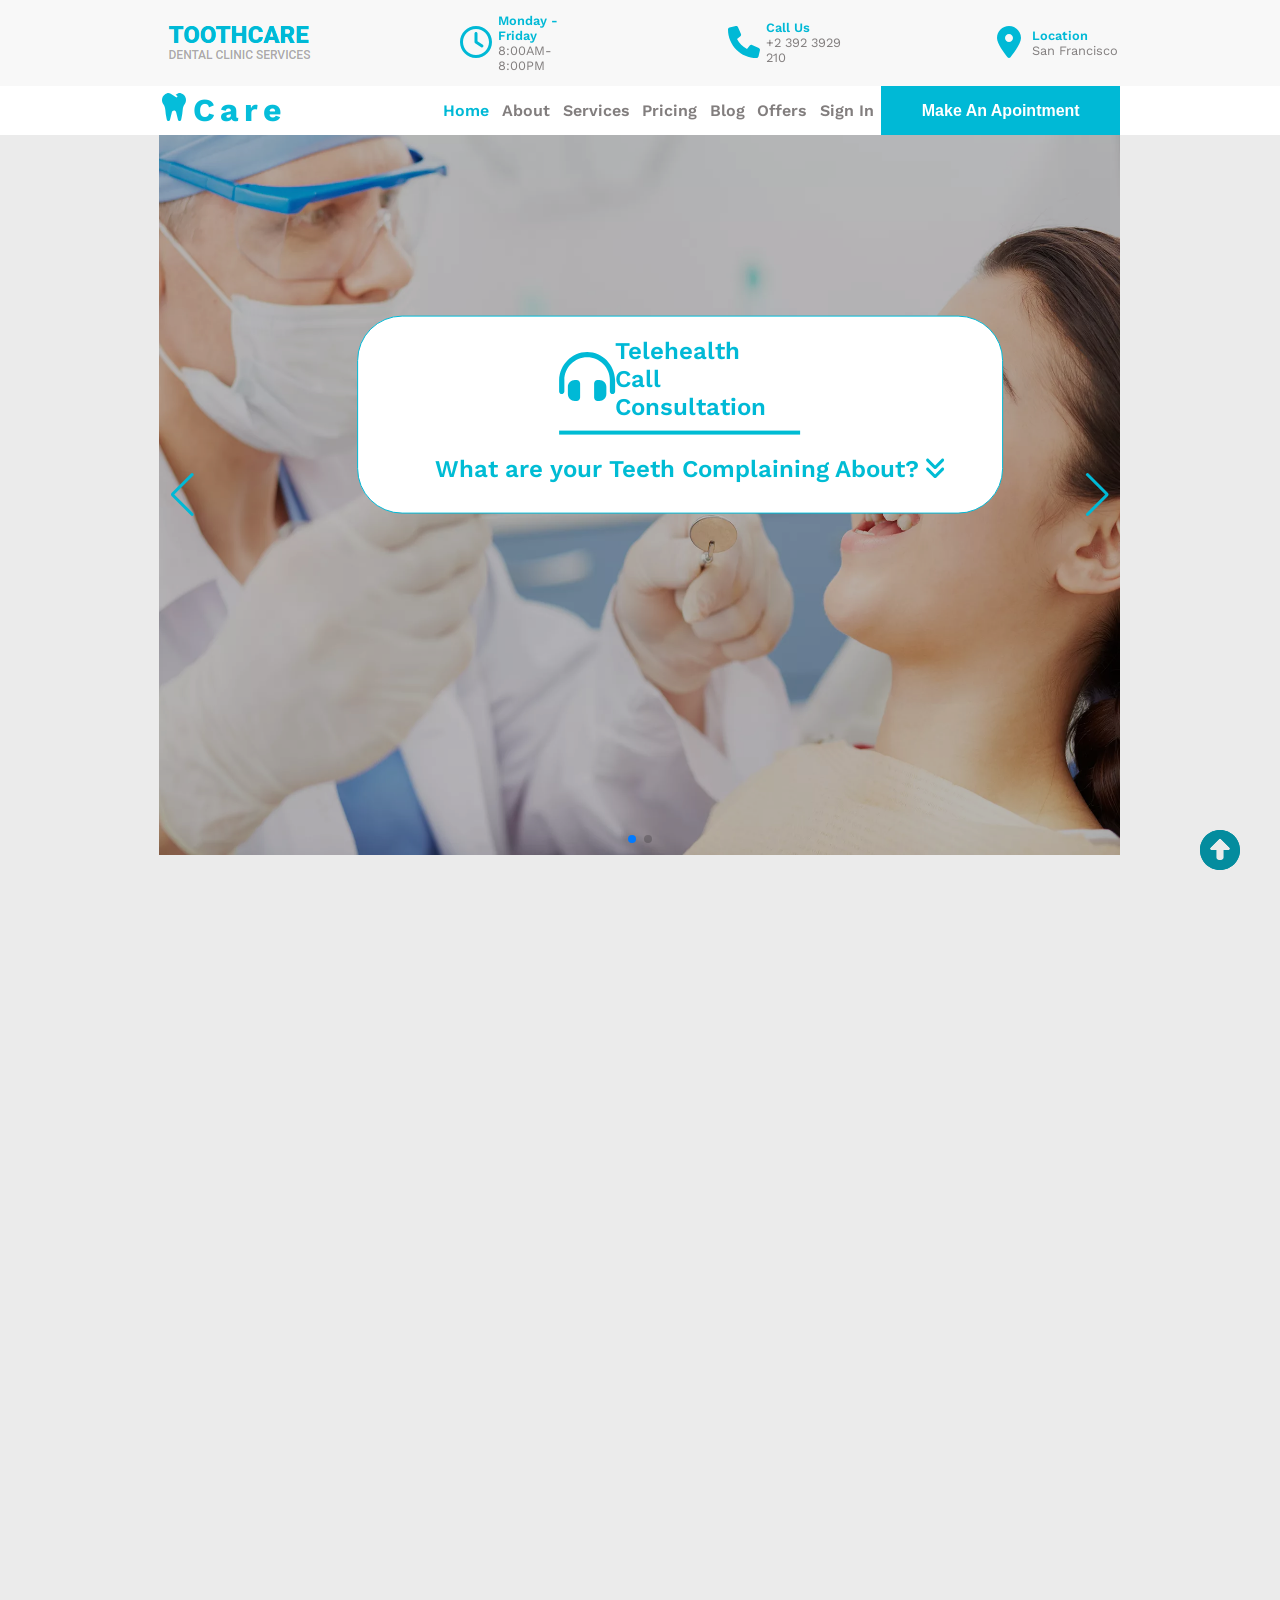
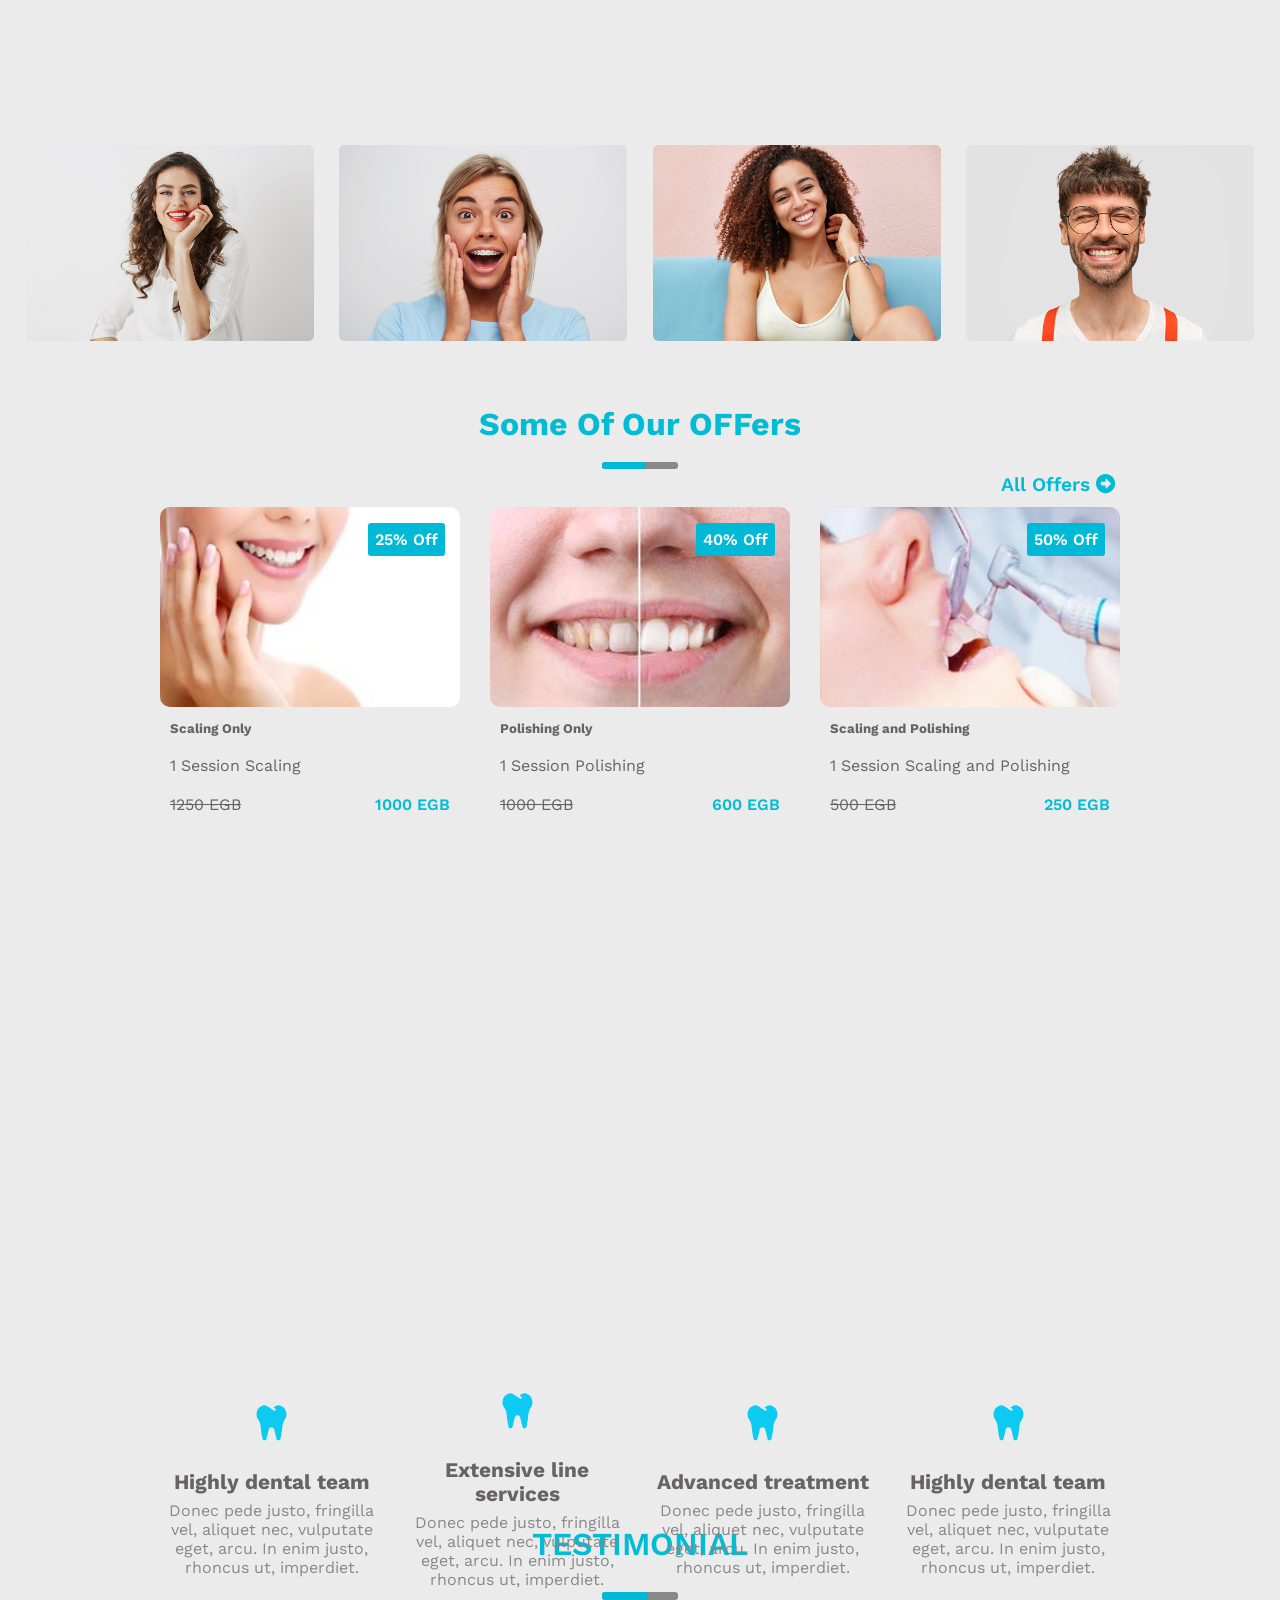
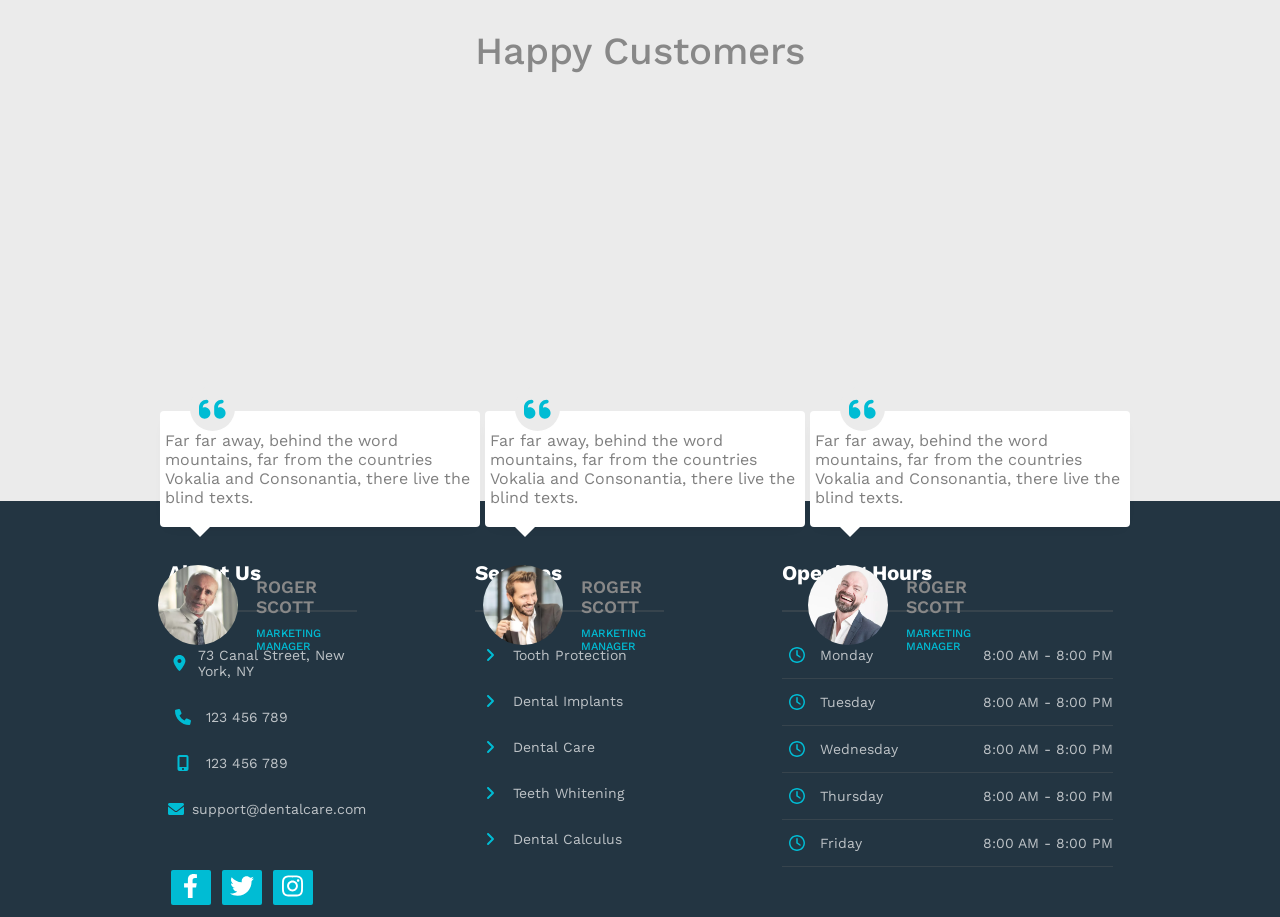
<file: index.html>
<!DOCTYPE html>
<html lang="en">
<head>
    <meta charset="UTF-8">
    <meta http-equiv="X-UA-Compatible" content="IE=edge">
    <meta name="viewport" content="width=device-width, initial-scale=1.0">
    <title>Tooth Care</title>
    <link rel="stylesheet" href="https://unpkg.com/aos@next/dist/aos.css" />
    <link rel="stylesheet" href="https://cdn.jsdelivr.net/npm/swiper/swiper-bundle.min.css"/>
    <link rel="stylesheet" href="./css/all.min.css">
    <link rel="stylesheet" href="css/home.css">
    <link rel="preconnect" href="https://fonts.googleapis.com">
<link rel="preconnect" href="https://fonts.gstatic.com" crossorigin>
<link href="https://fonts.googleapis.com/css2?family=Cairo:wght@700&family=Jomhuria&family=Open+Sans:ital,wght@0,400;0,700;1,300&family=Poppins:wght@200;400;600;800&family=Raleway:wght@300&family=Roboto:ital,wght@0,300;0,400;0,700;1,400&family=Work+Sans:wght@200;300;400;500;600;700&display=swap" rel="stylesheet">
    <link rel="shortcut icon" type="image/ico" href="./image/favicon.ico" />
</head>
<body>
    <div class="return-index">
        <a href="#top"><i class="fa-solid fa-circle-up"></i></a>
    </div>
    <nav class="main-nav">
        <div class="main-nav__container">
            <div class="main-nav__logo"><a href="./home.html"><img src="./image/loooooogooo.png" alt="logo"></a></div>
            <div class="main-nav__item" >
                <div class="main-nav__icon"><i class="fa-regular fa-clock"></i></div>
                <div>
                    <p class="text-color__one">Monday - Friday</p>
                    <p class="text-color">8:00AM-8:00PM</p>
                </div>
            </div>
            <div class="main-nav__item" >
                <div class="main-nav__icon"><i class="fa-solid fa-phone"></i></div>
                <div>
                    <p class="text-color__one">Call Us</p>
                    <p class="text-color">+2 392 3929 210</p>
                </div>
            </div>
            <div class="main-nav__item" >
                <div class="main-nav__icon"><i class="fa-solid fa-location-dot"></i></div>
                <div>
                    <p class="text-color__one" >Location</p>
                    <p class="text-color">San Francisco</p>
                </div>
            </div>
        </div>
    </nav>
    <nav class="second-nav">
        <div class="main-nav__container">
            <div class="second-nav__second-logo"><a href="./home.html"><i class="fa-solid fa-tooth"></i><p>Care</p></a></div>
            <ul class="second-nav__list">
                <li class="second-nav__item"><a class="second-nav__link second-nav__link--hover  second-nav__link--coloor" href="#">Home</a></a><span class="progress"></span></li>
                <li class="second-nav__item"><a class="second-nav__link second-nav__link--hover" href="./about.html">About</a><span class="progress"></span></li>
                <li class="second-nav__item"><a class="second-nav__link second-nav__link--hover" href="./services.html">Services</a><span class="progress"></span></li>
                <li class="second-nav__item"><a class="second-nav__link second-nav__link--hover" href="./pricing.html">Pricing</a><span class="progress"></span></li>
                <li class="second-nav__item"><a class="second-nav__link second-nav__link--hover" href="./blog.html">Blog</a><span class="progress"></span></li>
                <li class="second-nav__item"><a class="second-nav__link second-nav__link--hover" href="./offers.html">Offers</a><span class="progress"></span></li>
                <li class="second-nav__item"><a class="second-nav__link second-nav__link--hover" href="./sign-in.html">Sign In</a><span class="progress"></span></li>
                <button class="second-nav__button"><a class="second-nav__link second-nav__link--color" href="./services.html">Make An Apointment</a></button>
            </ul>
        </div>
    </nav>
    <section class="sectione-one swiper mySwiper"  id="top">
            <div class="section-one__container swiper-wrapper">
              <div class="section-one__card swiper-slide">
                <div class="section-one__overlay"></div>
                <div class="nested-container" data-aos="fade-up" data-aos-duration="2000">
                    <div class="nested-container__content" >
                        <div class="content__text">
                            <div class="text__icon">
                                <i class="fa-solid fa-headphones-simple"></i>
                            </div>
                            <div class="text__text-container">
                                <p class="text__first-text">Telehealth</p>
                                <p class="text__second-text">Call Consultation</p>
                            </div>
                        </div>
                        <div >
                            <ul class="nested-container__list">
                                <li class="nested-container__item" ><a class="nested-container__link"  href="#">What are your Teeth Complaining About? <i class="fa-solid fa-angles-down"></i></a>
                                    <ul class="nested-container__nested-list">
                                        <li class="nested-item"><a class="nested-item__link" href="#">Tooth Decay</a></li>
                                        <li class="nested-item"><a class="nested-item__link" href="#">Gum Disease</a></li>
                                        <li class="nested-item"><a class="nested-item__link" href="#">Bad Breath</a></li>
                                        <li class="nested-item"><a class="nested-item__link" href="#">Sensitive Teeth</a></li>
                                        <li class="nested-item"><a class="nested-item__link" href="#">Cracked or Broken Teeth</a></li>
                                        <li class="nested-item"><a class="nested-item__link" href="#">Receding Gums</a></li>
                                        <li class="nested-item"><a class="nested-item__link" href="#">Root Infection</a></li>
                                        <li class="nested-item"><a class="nested-item__link" href="#">Enamel Erosion</a></li>
                                        <li class="nested-item"><a class="nested-item__link" href="#">Dry Mouth</a></li>
                                        <li class="nested-item"><a class="nested-item__link" href="#">Bad Breath</a></li>
                                </ul>
                            </li>
                            </ul>
                        </div>
                    </div>
                </div>
                <img src="./image/xbg_1.jpg.webp" />
              </div>
              <div class="section-one__card swiper-slide">
                <div class="nested-container-two">
                    <p  data-aos="fade-up" data-aos-duration="2000" data-aos-delay="2000">Offers For First Appointment</p>
                        <button data-aos="fade-up" data-aos-duration="2000" data-aos-delay="2000" class="nested-container__button"><a href="#offers">See Our Offers <i class="fa-solid fa-circle-dollar-to-slot"></i></a></button>
                </div>
                <div class="section-one__overlay"></div>
                <img src="./image/wall3.jpg" />
              </div>
            </div>
            <div class="swiper-button-next" style="color: #00b9d6;"></div>
            <div class="swiper-button-prev" style="color: #00b9d6;"></div>
            <div class="swiper-pagination"></div>
    </section>
    <div class="return-index">
        <a href="#top"><i class="fa-solid fa-circle-up"></i></a>
    </div>
    <section class="section-two">
        <div class="section-two__main-container">
            <div class="section-five__heading" data-aos="fade-up" data-aos-duration="2000">
                <h4 class="section-five__heading--width">Our Doctors</h4>
                <div><span></span></div>
                <p>Lorem ipsum dolor sit amet, consectetuer adipiscing elit.
                    Aenean commodo ligula eget dolor. Aenean massa. Cum sociis
                    natoque penatibus et magnis dis parturient montes.</p>
            </div>
            <div class="section-two__nested-container">
                <div class="section-two__card" data-aos="flip-right" data-aos-duration="2000">
                    <div class="card-img">
                        <img src="./image/doc1.webp" alt="Doctor">
                    </div>
                    <h3 class="card__heding">Dr. Lloyd Wilson</h3>
                    <p class="card__first-text">HEAD DENTIST</p>
                    <div class="card__icons-list">
                        <div class="icons-list__icon"><a href="#"><i class="fa-brands fa-twitter"></i></a></div>
                        <div class="icons-list__icon"><a href="#"><i class="fa-brands fa-facebook"></i></a></div>
                        <div class="icons-list__icon"><a href="#"><i class="fa-brands fa-google-plus-g"></i></a></div>
                        <div class="icons-list__icon"><a href="#"><i class="fa-brands fa-instagram-square"></i></a></div>
                    </div>
                    <p class="card__second-text">I am an ambitious workaholic, but apart from that, pretty simple person.</p>
                </div>
                <div class="section-two__card" data-aos="flip-right" data-aos-duration="2000">
                    <div class="card-img">
                        <img src="./image/doc2.webp" alt="Doctor">
                    </div>
                    <h3 class="card__heding">Dr. Lloyd Wilson</h3>
                    <p class="card__first-text">HEAD DENTIST</p>
                    <div class="card__icons-list">
                        <div class="icons-list__icon"><a href="#"><i class="fa-brands fa-twitter"></i></a></div>
                        <div class="icons-list__icon"><a href="#"><i class="fa-brands fa-facebook"></i></a></div>
                        <div class="icons-list__icon"><a href="#"><i class="fa-brands fa-google-plus-g"></i></a></div>
                        <div class="icons-list__icon"><a href="#"><i class="fa-brands fa-instagram-square"></i></a></div>
                    </div>
                    <p class="card__second-text">I am an ambitious workaholic, but apart from that, pretty simple person.</p>
                </div>
                <div class="section-two__card" data-aos="flip-left" data-aos-duration="2000">
                    <div class="card-img">
                        <img src="./image/doc3.webp" alt="Doctor">
                    </div>
                    <h3 class="card__heding">Dr. Lloyd Wilson</h3>
                    <p class="card__first-text">HEAD DENTIST</p>
                    <div class="card__icons-list">
                        <div class="icons-list__icon"><a href="#"><i class="fa-brands fa-twitter"></i></a></div>
                        <div class="icons-list__icon"><a href="#"><i class="fa-brands fa-facebook"></i></a></div>
                        <div class="icons-list__icon"><a href="#"><i class="fa-brands fa-google-plus-g"></i></a></div>
                        <div class="icons-list__icon"><a href="#"><i class="fa-brands fa-instagram-square"></i></a></div>
                    </div>
                    <p class="card__second-text">I am an ambitious workaholic, but apart from that, pretty simple person.</p>
                </div>
                <div class="section-two__card" data-aos="flip-left" data-aos-duration="2000">
                    <div class="card-img">
                        <img src="./image/doc4.webp" alt="Doctor">
                    </div>
                    <h3 class="card__heding">Dr. Lloyd Wilson</h3>
                    <p class="card__first-text">HEAD DENTIST</p>
                    <div class="card__icons-list">
                        <div class="icons-list__icon"><a href="#"><i class="fa-brands fa-twitter"></i></a></div>
                        <div class="icons-list__icon"><a href="#"><i class="fa-brands fa-facebook"></i></a></div>
                        <div class="icons-list__icon"><a href="#"><i class="fa-brands fa-google-plus-g"></i></a></div>
                        <div class="icons-list__icon"><a href="#"><i class="fa-brands fa-instagram-square"></i></a></div>
                    </div>
                    <p class="card__second-text">I am an ambitious workaholic, but apart from that, pretty simple person.</p>
                </div>
            </div>
        </div>
    </section>
    <section class="section-three">
        <div class="section-five__heading  section-five__heading--center" data-aos="fade-up" data-aos-duration="1500">
            <h4>Stories</h4>
            <div><span></span></div>
            <p>Result of our Treatment and Wrk</p>
        </div>
        <div class="section-three__container">
            <div class="section-three__card" >
                <img src="./image/pai1.webp" alt="pasient">
                <div class="section-three__nested-container">
                    <h4>France, 28 years</h4>
                    <p>Beatrice Schwarzenegger</p>
                </div>
            </div>
            <div class="section-three__card">
                <img src="./image/pai2.webp" alt="pasient">
                <div class="section-three__nested-container">
                    <h4>France, 28 years</h4>
                    <p>Beatrice Schwarzenegger</p>
                </div>
            </div>
            <div class="section-three__card" >
                <img src="./image/pai3.webp" alt="pasient">
                <div class="section-three__nested-container">
                    <h4>France, 28 years</h4>
                    <p>Beatrice Schwarzenegger</p>
                </div>
            </div>
            <div class="section-three__card" >
                <img src="./image/pai4.webp" alt="pasient">
                <div class="section-three__nested-container">
                    <h4>France, 28 years</h4>
                    <p>Beatrice Schwarzenegger</p>
                </div>
            </div>
        </div>
    </section>
    <section class="section-six swiper mySwiper1" id="offers">
        <div class="section-six__heading">
            <div class="section-six__link"><a href="./offers.html">All Offers <i class="fa-solid fa-circle-right"></i></a></div>
             <h4>Some Of Our OFFers</h4>
             <div class="section-six__border"><span></span></div>
        </div>
        <div class="section-six__container swiper-wrapper">
            <div class="section-six__card swiper-slide">
                <span>25% Off</span>
                <img src="./image/ofer1.png" alt="offer">
                <h5>Scaling Only</h5>
                <p> 1 Session Scaling</p>
                <div class="section-six__price">
                    <p class="price__marked">1250 EGB</p>
                    <p class="price__unmarked">1000 EGB</p>
                </div>
            </div>
            <div class="section-six__card swiper-slide">
                <span>40% Off</span>
                <img src="./image/ofer2.png" alt="offer">
                <h5>Polishing Only</h5>
                <p> 1 Session Polishing</p>
                <div class="section-six__price">
                    <p class="price__marked">1000 EGB</p>
                    <p class="price__unmarked">600 EGB</p>
                </div>
            </div>
            <div class="section-six__card swiper-slide">
                <span>50% Off</span>
                <img src="./image/ofer3.png" alt="offer">
                <h5>Scaling and Polishing</h5>
                <p> 1 Session Scaling and Polishing</p>
                <div class="section-six__price">
                    <p class="price__marked">500 EGB</p>
                    <p class="price__unmarked">250 EGB</p>
                </div>
            </div>
        </div>
        <div class="swiper-button-next"></div>
        <div class="swiper-button-prev"></div>
    </section>
    <section class="section-five">
        <div class="section-two__main-container">
            <div class="section-five__heading" data-aos="fade-up" data-aos-duration="1500">
                <h4>Why Us</h4>
                <div><span></span></div>
                <p>Lorem ipsum dolor sit amet, consectetuer adipiscing elit.
                    Aenean commodo ligula eget dolor. Aenean massa. Cum sociis
                    natoque penatibus et magnis dis parturient montes.</p>
            </div>
            <div class="section-five__card-container">
                <div class="section-five__card" data-aos="slide-up" data-aos-duration="1500">
                    <div class="section-five__icon"><i class="fa-solid fa-tooth"></i></div>
                    <h5>Highly dental team</h5>
                    <p>Donec pede justo, fringilla vel, aliquet nec, vulputate eget, arcu. In enim justo, rhoncus ut, imperdiet.</p>
                </div>
                <div class="section-five__card" data-aos="slide-up" data-aos-duration="1500">
                    <div class="section-five__icon"><i class="fa-solid fa-tooth"></i></div>
                    <h5>Extensive line services</h5>
                    <p>Donec pede justo, fringilla vel, aliquet nec, vulputate eget, arcu. In enim justo, rhoncus ut, imperdiet.</p>
                </div>
                <div class="section-five__card" data-aos="slide-up" data-aos-duration="1500">
                    <div class="section-five__icon"><i class="fa-solid fa-tooth"></i></div>
                    <h5>Advanced treatment</h5>
                    <p>Donec pede justo, fringilla vel, aliquet nec, vulputate eget, arcu. In enim justo, rhoncus ut, imperdiet.</p>
                </div>
                <div class="section-five__card" data-aos="slide-up" data-aos-duration="1500">
                    <div class="section-five__icon"><i class="fa-solid fa-tooth"></i></div>
                    <h5>Highly dental team</h5>
                    <p>Donec pede justo, fringilla vel, aliquet nec, vulputate eget, arcu. In enim justo, rhoncus ut, imperdiet.</p>
                </div>
            </div>
        </div>
    </section>
    <section class="fourth-section ">
        <div class="fourth-section__container">
            <div class="fourth-section__top">
               <h2>TESTIMONIAL</h2>
               <div><span></span></div>
               <p>Happy Customers</p> 
            </div>
            <div class="fourth-section__bottom">
                <div class="fourth-section__bottom__details" data-aos="slide-up" data-aos-duration="1000">
                <div class="fourth-section__bottom__review">
                    <div class="fourth-section__bottom__review__icon"><i class="fa-solid fa-quote-left"></i></div>
                    <p>Far far away, behind the word mountains, far from the countries Vokalia and Consonantia, there live the blind texts.</p>
                </div>
                <div class="fourth-section__bottom__review__content">
                    <div class="review__image"><img src="image/s1.webp"></div>
                    <div class="review__text">
                        <h2>ROGER SCOTT</h2>
                        <p>MARKETING MANAGER</p>
                    </div>
                </div>
            </div>
            <div class="fourth-section__bottom__details"  data-aos="slide-up" data-aos-duration="2000">
                <div class="padding">
                <div class="fourth-section__bottom__review">
                    <div class="fourth-section__bottom__review__icon"><i class="fa-solid fa-quote-left"></i></div>
                    <p>Far far away, behind the word mountains, far from the countries Vokalia and Consonantia, there live the blind texts.</p>
                </div>
                <div class="fourth-section__bottom__review__content">
                    <div class="review__image"><img src="image/s2.webp"></div>
                    <div class="review__text">
                        <h2>ROGER SCOTT</h2>
                        <p>MARKETING MANAGER</p>
                    </div>
                </div>
            </div>
            </div>
            <div class="fourth-section__bottom__details"  data-aos="slide-up" data-aos-duration="1000">
                <div class="fourth-section__bottom__review">
                    <div class="fourth-section__bottom__review__icon"><i class="fa-solid fa-quote-left"></i></div>
                    <p>Far far away, behind the word mountains, far from the countries Vokalia and Consonantia, there live the blind texts.</p>
                </div>
                <div class="fourth-section__bottom__review__content">
                    <div class="review__image"><img src="image/s3.webp"></div>
                    <div class="review__text">
                        <h2>ROGER SCOTT</h2>
                        <p>MARKETING MANAGER</p>
                    </div>
                </div>
            </div>
            

            </div>
        </div>

     </section>
    <footer class="footer">
        <div class="footer__container">
            <div class="footer__content__flex">
            <div class="footer__content">
                   <ul class="footer__content__details">
                      <li>
                       <h5>About Us</h5>
                       <span></span>
                       <ul class="about-us__content">
                         <li> <i class="fa-solid fa-location-dot"></i> 73 Canal Street, New York, NY</li>
                         <li> <i class="fa-solid fa-phone"></i> <a href="#"> 123 456 789 </a></li>
                         <li> <i class="fa-solid fa-mobile-screen-button"></i> <a href="#"> 123 456 789 </a></li>
                         <li> <i class="fa-solid fa-envelope"></i><a href="#"> support@dentalcare.com </a></li>
                       </ul>
                    </li>
                    </ul>
                       <div class="footer__social">
                        <ul>
                            <li class="social"><a  href="#"><i class="fa-brands fa-facebook-f"></i></a></li>
                            <li class="social"><a href="#"><i class="fa-brands fa-twitter"></i></a></li>
                            <li class="social"><a href="#"><i class="fa-brands fa-instagram"></i></a></li>
                        </ul>
                       </div>
            </div>
            <div class="footer__content">
                <ul class="footer__content__services">
                   <li>
                    <h5>Services</h5>
                    <span></span>
                    <ul class="services__content">
                      <li><i class="fa-solid fa-angle-right"></i><a href="#">Tooth Protection</a></li>
                      <li><i class="fa-solid fa-angle-right"></i><a href="#">Dental Implants</a></li>
                      <li><i class="fa-solid fa-angle-right"></i><a href="#">Dental Care</a></li>
                      <li><i class="fa-solid fa-angle-right"></i><a href="#">Teeth Whitening</a></li>
                      <li><i class="fa-solid fa-angle-right"></i><a href="#">Dental Calculus</a></li>
                    </ul>
                 </li>
                 </ul>
                    
         </div>
         <div class="footer__content__hourflex">
            <ul class="footer__content__hours">
               <li>
                <h5>Opening Hours</h5>
                <span class="footer__content__hours--border"></span>
                <ul class="hours__content">
                <li>
                    <div><i class="fa-regular fa-clock"></i>
                        <span>Monday</span>
                    </div>
                    <span>8:00 AM - 8:00 PM</span>
                </li>
                <li>
                    <div><i class="fa-regular fa-clock"></i>
                        <span>Tuesday</span>
                    </div>
                    <span>8:00 AM - 8:00 PM</span>
                </li>
                <li>
                    <div><i class="fa-regular fa-clock"></i>
                        <span>Wednesday</span>
                    </div>
                    <span>8:00 AM - 8:00 PM</span>
                </li>
                <li>
                    <div><i class="fa-regular fa-clock"></i>
                        <span>Thursday</span>
                    </div>
                    <span>8:00 AM - 8:00 PM</span>
                </li>
                <li>
                    <div><i class="fa-regular fa-clock"></i>
                        <span>Friday</span>
                    </div>
                    <span>8:00 AM - 8:00 PM</span>
                </li>
                </ul>
             </li>
             </ul>
                
     </div>
            </div>
        </div>
    </footer>
    <script src="https://cdn.jsdelivr.net/npm/swiper/swiper-bundle.min.js"></script>
    <script src="./js/all.min.js"></script>
    <script>
        var swiper = new Swiper(".mySwiper", {
          slidesPerView: 1,
          spaceBetween: 30,
          loop: true,
          pagination: {
            el: ".swiper-pagination",
            clickable: true,
          },
          navigation: {
            nextEl: ".swiper-button-next",
            prevEl: ".swiper-button-prev",
          },
        });
      </script>
          <script>
        var swiper = new Swiper(".mySwiper1", {
          slidesPerView: 3,
          spaceBetween: 30,
          loop: true,
          navigation: {
            nextEl: ".swiper-button-next",
            prevEl: ".swiper-button-prev",
          },
        });
      </script>
      <script src="https://unpkg.com/aos@next/dist/aos.js"></script>
      <script>
        AOS.init();
      </script>
</body>
</html>
</file>
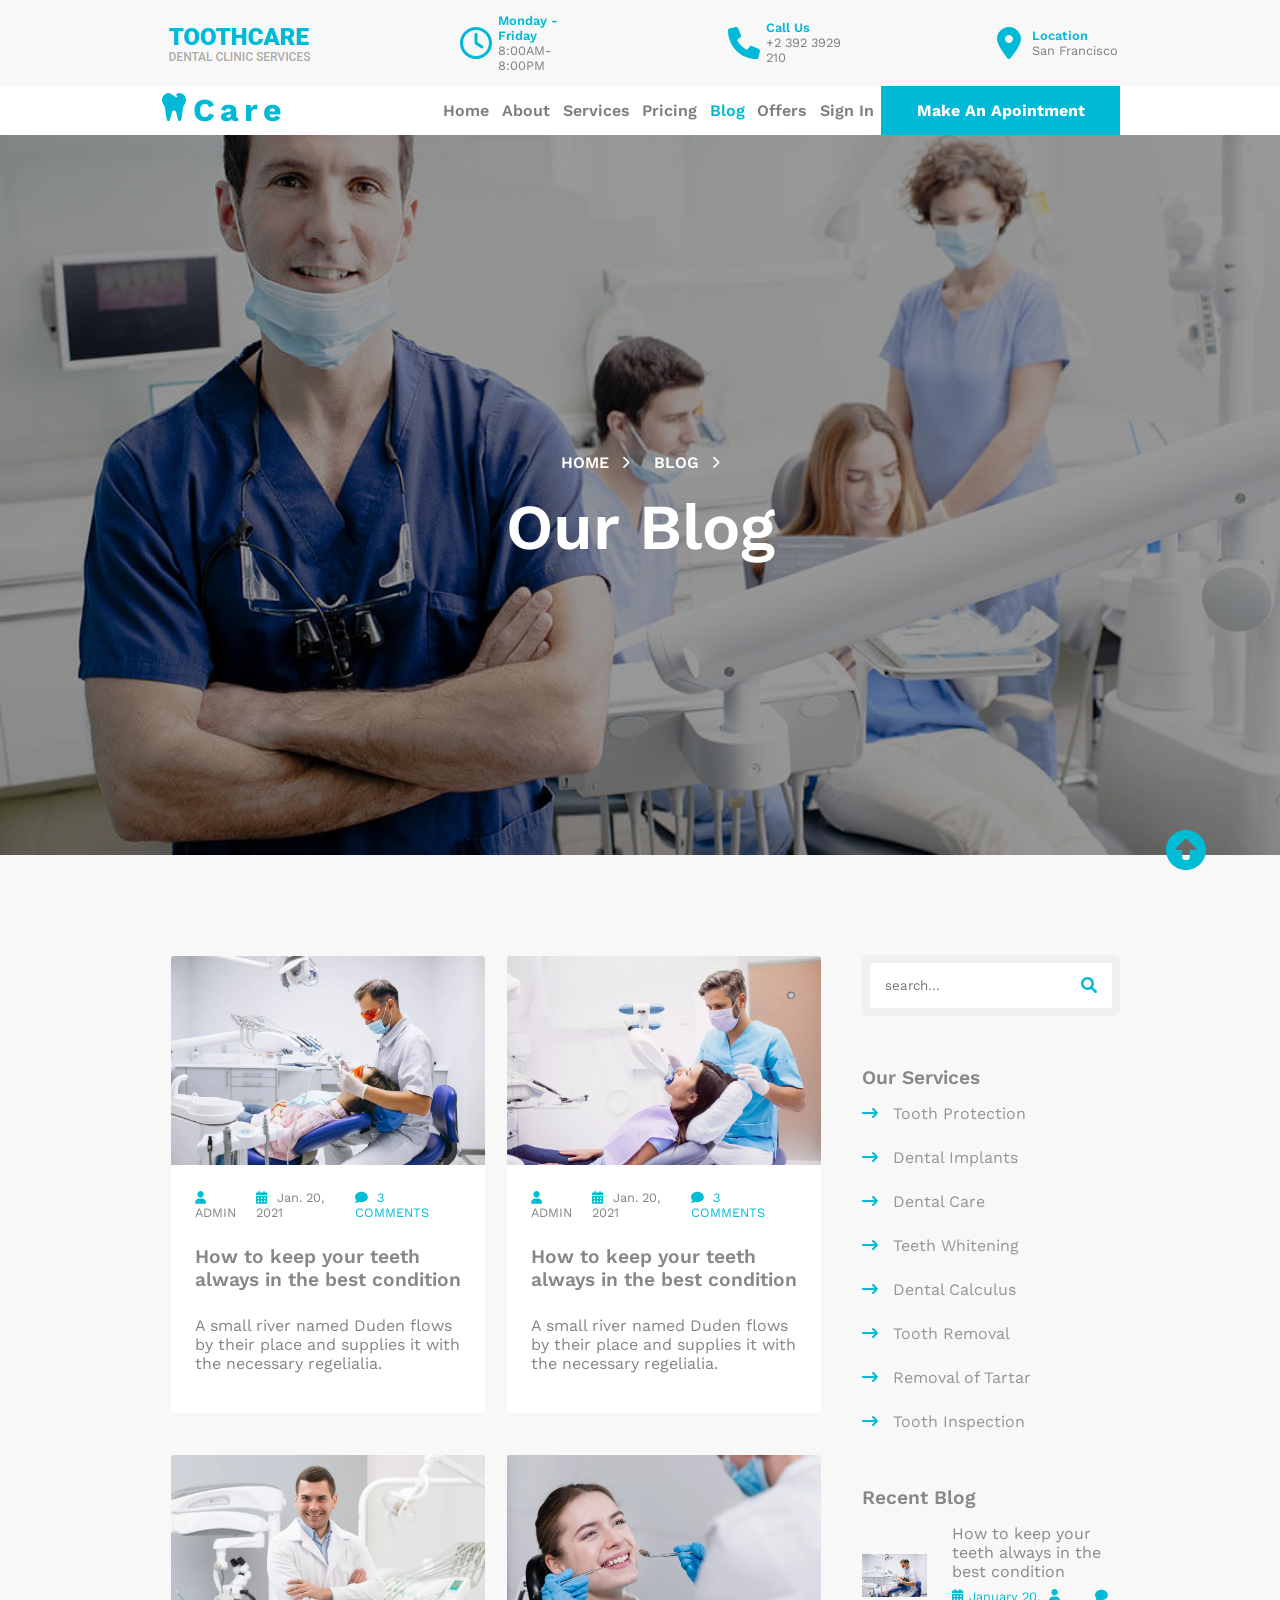
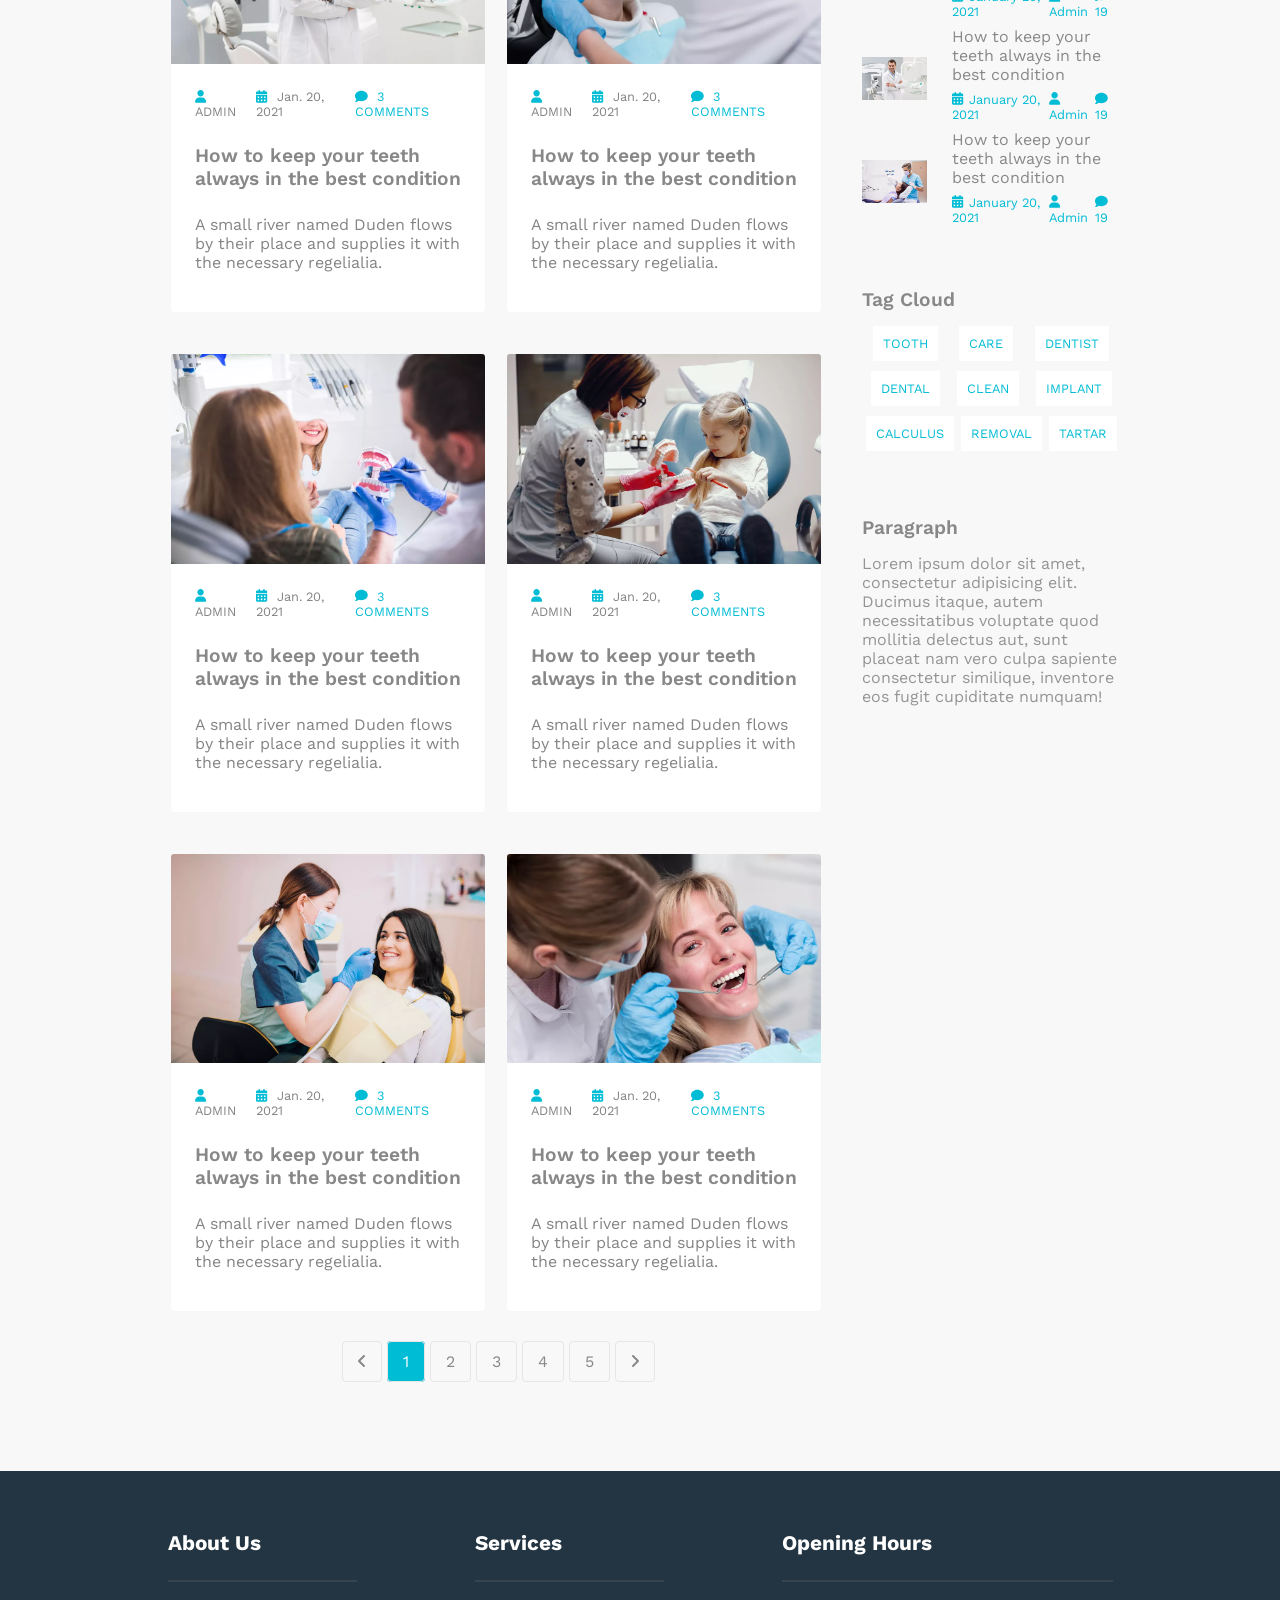
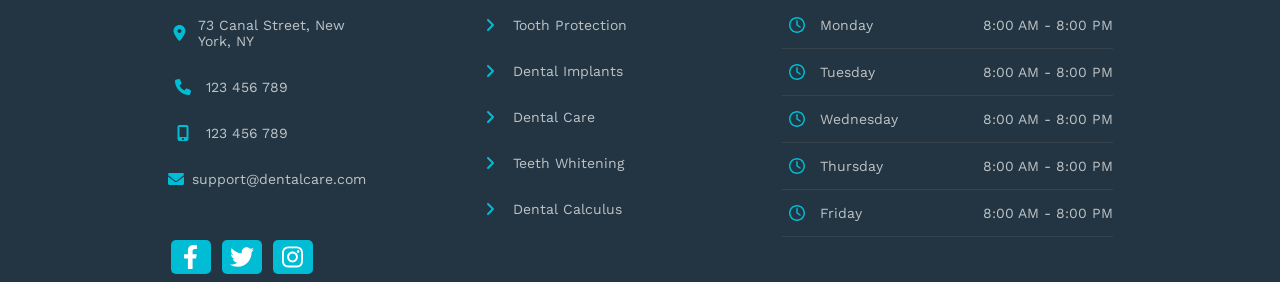
<file: blog.html>
<html>
    <head>
        <link rel="stylesheet" href="css/all.min.css">
        <link rel="stylesheet" href="css/blog.css">
        <link rel="preconnect" href="https://fonts.googleapis.com">
        <link rel="preconnect" href="https://fonts.gstatic.com" crossorigin>
        <link href="https://fonts.googleapis.com/css2?family=Cairo:wght@700&family=Jomhuria&family=Open+Sans:ital,wght@0,400;0,700;1,300&family=Poppins:wght@200;400;600;800&family=Raleway:wght@300&family=Roboto:ital,wght@0,300;0,400;0,700;1,400&family=Work+Sans:wght@200;300;400;500;600;700&display=swap" rel="stylesheet">
        <title>Tooth Care | Blog</title>
        <link rel="shortcut icon" type="image/ico" href="./image/favicon.ico" />
    </head>
    <body>
        <nav class="main-nav">
            <div class="main-nav__container">
                <div class="main-nav__logo"><a href="./index.html"><img src="./image/loooooogooo.png" alt="logo"></a></div>
                <div class="main-nav__item" >
                    <div class="main-nav__icon"><i class="fa-regular fa-clock"></i></div>
                    <div>
                        <p class="text-color__one">Monday - Friday</p>
                        <p class="text-color">8:00AM-8:00PM</p>
                    </div>
                </div>
                <div class="main-nav__item" >
                    <div class="main-nav__icon"><i class="fa-solid fa-phone"></i></div>
                    <div>
                        <p class="text-color__one">Call Us</p>
                        <p class="text-color">+2 392 3929 210</p>
                    </div>
                </div>
                <div class="main-nav__item" >
                    <div class="main-nav__icon"><i class="fa-solid fa-location-dot"></i></div>
                    <div>
                        <p class="text-color__one" >Location</p>
                        <p class="text-color">San Francisco</p>
                    </div>
                </div>
            </div>
        </nav>
        <nav class="second-nav">
            <div class="main-nav__container">
                <div class="second-nav__second-logo"><a href="./index.html"><i class="fa-solid fa-tooth"></i><p>Care</p></a></div>
                <ul class="second-nav__list">
                    <li class="second-nav__item"><a class="second-nav__link second-nav__link--hover " href="./index.html">Home</a></a><span class="progress"></span></li>
                    <li class="second-nav__item"><a class="second-nav__link second-nav__link--hover" href="./about.html">About</a><span class="progress"></span></li>
                    <li class="second-nav__item"><a class="second-nav__link second-nav__link--hover" href="./services.html">Services</a><span class="progress"></span></li>
                    <li class="second-nav__item"><a class="second-nav__link second-nav__link--hover" href="./pricing.html">Pricing</a><span class="progress"></span></li>
                    <li class="second-nav__item"><a class="second-nav__link second-nav__link--hover second-nav__link--coloor" href="#">Blog</a><span class="progress"></span></li>
                    <li class="second-nav__item"><a class="second-nav__link second-nav__link--hover" href="./offers.html">Offers</a><span class="progress"></span></li>
                    <li class="second-nav__item"><a class="second-nav__link second-nav__link--hover" href="./sign-in.html">Sign In</a><span class="progress"></span></li>
                    <button class="second-nav__button"><a class="second-nav__link second-nav__link--color" href="./services.html">Make An Apointment</a></button>
                </ul>
            </div>
        </nav>
        <!-- first section  -->
<section class="margin-bottom-large-sections">
    <header id="top">
        <div class="first-section__box">
            <div class="first-section__container">
                <div class="first-section__text">
                    <div class="first-section__top-text">
                    <p><a href="##">HOME<i class="fa-solid fa-chevron-right fa"></i></a></p>
                    <p>BLOG<i class="fa-solid fa-chevron-right fa"></i></p>
                </div>
                <div class="first-section__bottom-text">
                    <p>Our Blog</p>
                </div>
                </div>

            </div>
        </div>
    </header>
</section>
<div class="return-index">
    <a href="#top"><i class="fa-solid fa-circle-up"></i></a>
   </div>
        <section>

        <div class="second-section">
            
            <div class="second-section__box">
                <div class="second-section__container">
                    
                <div class="left-side__box">
                    <div class="left-side__container">
                        <div class="left-side__cards1">
                            <div class="card1__container">
                                <div class="card1__container--img">
                                    <a href="image/ximage_1.jpg.pagespeed.ic.yEOu8OFSuE.webp" target="_blank">
                                        <img src="image/ximage_1.jpg.pagespeed.ic.yEOu8OFSuE.webp" alt="doctor1"></a>
                                </div>
                                <div class="card1__container--text">
                                <div class="container__text-top">
                                    <ul>
                                        <li><i class="fa-solid fa-user"></i>ADMIN</li>
                                        <li><i class="fa-solid fa-calendar-days"></i>Jan. 20, 2021</li>
                                        <li><a href="##"><i class="fa-solid fa-comment"></i>3 COMMENTS</a></li>
                                    </ul>
                                </div>
                                <div class="container--text-middle">
                                    <p><a href="##">How to keep your teeth always in the best condition</a></p>
                                </div>
                                <div class="container--text-bottom">
                                    <p>A small river named Duden flows by their place and supplies it with the necessary regelialia.</p>
                                </div>
                                </div>
                            </div>
                        </div>
                    <!-- second card -->
                    <div class="left-side__cards1">
                        <div class="card1__container">
                            <div class="card1__container--img">
                                <a href="image/ximage_2.jpg.pagespeed.ic.w6MrNiJ_KH.webp" target="_blank">
                                <img src="image/ximage_2.jpg.pagespeed.ic.w6MrNiJ_KH.webp" alt="doctor2"></a>
                            </div>
                            <div class="card1__container--text">
                            <div class="container__text-top">
                                <ul>
                                    <li><i class="fa-solid fa-user"></i>ADMIN</li>
                                    <li><i class="fa-solid fa-calendar-days"></i>Jan. 20, 2021</li>
                                    <li><a href="##"><i class="fa-solid fa-comment"></i>3 COMMENTS</a></li>
                                </ul>
                            </div>
                            <div class="container--text-middle">
                                <p><a href="##">How to keep your teeth always in the best condition</a></p>
                            </div>
                            <div class="container--text-bottom">
                                <p>A small river named Duden flows by their place and supplies it with the necessary regelialia.</p>
                            </div>
                            </div>
                        </div>
                    </div>
                    <!-- third card -->
                    <div class="left-side__cards1">
                        <div class="card1__container">
                            <div class="card1__container--img">
                                <a href="image/ximage_3.jpg.pagespeed.ic.IOzI4Gj9it.webp" target="_blank">
                                    <img src="image/ximage_3.jpg.pagespeed.ic.IOzI4Gj9it.webp" alt="doctor3"></a>
                            </div>
                            <div class="card1__container--text">
                            <div class="container__text-top">
                                <ul>
                                    <li><i class="fa-solid fa-user"></i>ADMIN</li>
                                    <li><i class="fa-solid fa-calendar-days"></i>Jan. 20, 2021</li>
                                    <li><a href="##"><i class="fa-solid fa-comment"></i>3 COMMENTS</a></li>
                                </ul>
                            </div>
                            <div class="container--text-middle">
                                <p><a href="##">How to keep your teeth always in the best condition</a></p>
                            </div>
                            <div class="container--text-bottom">
                                <p>A small river named Duden flows by their place and supplies it with the necessary regelialia.</p>
                            </div>
                            </div>
                        </div>
                    </div>
                    <!-- fourth card -->
                    <div class="left-side__cards1">
                        <div class="card1__container">
                            <div class="card1__container--img">
                                <a href="image/ximage_4.jpg.pagespeed.ic.7ASi8yxQuZ.webp" target="_blank">
                                    <img src="image/ximage_4.jpg.pagespeed.ic.7ASi8yxQuZ.webp" alt="doctor4"></a>
                            </div>
                            <div class="card1__container--text">
                            <div class="container__text-top">
                                <ul>
                                    <li><i class="fa-solid fa-user"></i>ADMIN</li>
                                    <li><i class="fa-solid fa-calendar-days"></i>Jan. 20, 2021</li>
                                    <li><a href="##"><i class="fa-solid fa-comment"></i>3 COMMENTS</a></li>
                                </ul>
                            </div>
                            <div class="container--text-middle">
                                <p><a href="##">How to keep your teeth always in the best condition</a></p>
                            </div>
                            <div class="container--text-bottom">
                                <p>A small river named Duden flows by their place and supplies it with the necessary regelialia.</p>
                            </div>
                            </div>
                        </div>
                    </div>
                    <!-- fifth card  -->
                    <div class="left-side__cards1">
                        <div class="card1__container">
                            <div class="card1__container--img">
                                <a href="image/ximage_5.jpg.pagespeed.ic.j9QHaC0Bda.webp" target="_blank">
                                    <img src="image/ximage_5.jpg.pagespeed.ic.j9QHaC0Bda.webp" alt="doctor5"></a>
                            </div>
                            <div class="card1__container--text">
                            <div class="container__text-top">
                                <ul>
                                    <li><i class="fa-solid fa-user"></i>ADMIN</li>
                                    <li><i class="fa-solid fa-calendar-days"></i>Jan. 20, 2021</li>
                                    <li><a href="##"><i class="fa-solid fa-comment"></i>3 COMMENTS</a></li>
                                </ul>
                            </div>
                            <div class="container--text-middle">
                                <p><a href="##">How to keep your teeth always in the best condition</a></p>
                            </div>
                            <div class="container--text-bottom">
                                <p>A small river named Duden flows by their place and supplies it with the necessary regelialia.</p>
                            </div>
                            </div>
                        </div>
                    </div>

                    <!-- card no 6 -->

                    <div class="left-side__cards1">
                        <div class="card1__container">
                            <div class="card1__container--img">
                                <a href="image/ximage_6.jpg.pagespeed.ic.f9UEaMg9KJ.webp" target="_blank">
                                    <img src="image/ximage_6.jpg.pagespeed.ic.f9UEaMg9KJ.webp" alt="doctor6"></a>
                            </div>
                            <div class="card1__container--text">
                            <div class="container__text-top">
                                <ul>
                                    <li><i class="fa-solid fa-user"></i>ADMIN</li>
                                    <li><i class="fa-solid fa-calendar-days"></i>Jan. 20, 2021</li>
                                    <li><a href="##"><i class="fa-solid fa-comment"></i>3 COMMENTS</a></li>
                                </ul>
                            </div>
                            <div class="container--text-middle">
                                <p><a href="##">How to keep your teeth always in the best condition</a></p>
                            </div>
                            <div class="container--text-bottom">
                                <p>A small river named Duden flows by their place and supplies it with the necessary regelialia.</p>
                            </div>
                            </div>
                        </div>
                    </div>
                    <!-- card no 7 -->
                    <div class="left-side__cards1">
                        <div class="card1__container">
                            <div class="card1__container--img">
                                <a href="image/ximage_7.jpg.pagespeed.ic.sdpO_4ys1v.webp" target="_blank">
                                    <img src="image/ximage_7.jpg.pagespeed.ic.sdpO_4ys1v.webp" alt="doctor7"></a>
                            </div>
                            <div class="card1__container--text">
                            <div class="container__text-top">
                                <ul>
                                    <li><i class="fa-solid fa-user"></i>ADMIN</li>
                                    <li><i class="fa-solid fa-calendar-days"></i>Jan. 20, 2021</li>
                                    <li><a href="##"><i class="fa-solid fa-comment"></i>3 COMMENTS</a></li>
                                </ul>
                            </div>
                            <div class="container--text-middle">
                                <p><a href="##">How to keep your teeth always in the best condition</a></p>
                            </div>
                            <div class="container--text-bottom">
                                <p>A small river named Duden flows by their place and supplies it with the necessary regelialia.</p>
                            </div>
                            </div>
                        </div>
                    </div>
                    <!-- card no 8 -->
                    <div class="left-side__cards1">
                        <div class="card1__container">
                            <div class="card1__container--img">
                                <a href="image/ximage_8.jpg.pagespeed.ic.eLBMNrDiRs.webp" target="_blank"><img src="image/ximage_8.jpg.pagespeed.ic.eLBMNrDiRs.webp" alt="doctor8"></a>
                            </div>
                            <div class="card1__container--text">
                            <div class="container__text-top">
                                <ul>
                                    <li><i class="fa-solid fa-user"></i>ADMIN</li>
                                    <li><i class="fa-solid fa-calendar-days"></i>Jan. 20, 2021</li>
                                    <li><a href="##"><i class="fa-solid fa-comment"></i>3 COMMENTS</a></li>
                                </ul>
                            </div>
                            <div class="container--text-middle">
                                <p><a href="##">How to keep your teeth always in the best condition</a></p>
                            </div>
                            <div class="container--text-bottom">
                                <p>A small river named Duden flows by their place and supplies it with the necessary regelialia.</p>
                            </div>
                            </div>
                        </div>
                    </div>
                    
                </div>
                <section class="margin-bottom-large-sections">
                <div class="left-side__page-number">
                    <ul>
                        <li class="left-side__page-number--not-active"><a href="##"><i class="fa-solid fa-angle-left"></i></a></li>
                        <li class="left-side__page-number--active"><a href="##">1</a></li>
                        <li class="left-side__page-number--not-active"><a href="##">2</a></li>
                        <li class="left-side__page-number--not-active"><a href="##">3</a></li>
                        <li class="left-side__page-number--not-active"><a href="##">4</a></li>
                        <li class="left-side__page-number--not-active"><a href="##">5</a></li>
                        <li class="left-side__page-number--not-active"><a href="##"><i class="fa-solid fa-angle-right"></i></a></li>
                    </ul>
                </div>
                </section>
            </div>
                    
            
        
                <!-- search bar -->
                <div class="second-section__right-side">
                    
                    <div class="right-section__container">
                        <header class="header__margin-bottom">
                        <div class="righ-tsection__search">
                           <form class="search-bar">
                                <input type="text" placeholder="search..." name="">
                                <i class="fa-solid fa-magnifying-glass search"></i>
                            </form>
                        </div>
                        </header>
                        <!-- our services section -->
                        <section class="margin-bottom-small-sections">
                        <div class="right-section__services">
                            <header class="header__margin-bottom">
                                    <div class="services__header">
                                         <p>Our Services</p>
                                     </div>
                            </header>
                            <ul>
                                <li class="services__list"><a href="##"><i class="fa-solid fa-arrow-right-long"></i>Tooth Protection</a></li>
                                <li class="services__list"><a href="##"><i class="fa-solid fa-arrow-right-long"></i>Dental Implants</a></li>
                                <li class="services__list"><a href="##"><i class="fa-solid fa-arrow-right-long"></i>Dental Care</a></li>
                                <li class="services__list"><a href="##"><i class="fa-solid fa-arrow-right-long"></i>Teeth Whitening</a></li>
                                <li class="services__list"><a href="##"><i class="fa-solid fa-arrow-right-long"></i>Dental Calculus</a></li>
                                <li class="services__list"><a href="##"><i class="fa-solid fa-arrow-right-long"></i>Tooth Removal</a></li>
                                <li class="services__list"><a href="##"><i class="fa-solid fa-arrow-right-long"></i>Removal of Tartar</a></li>
                                <li class="services__list--no-padding-bottom"><a href="##"><i class="fa-solid fa-arrow-right-long"></i>Tooth Inspection</a></li>
                            </ul>
                        </div>
                        </section>
                        <!-- recent blog section -->
                        <section class="margin-bottom-small-sections">
                        <div class="right-section__recent-blog">
                            <header class="header__margin-bottom">
                                <div class="recent-blog__header">
                                     <p>Recent Blog</p>
                                
                                    </div>
                            </header>
                            <!-- blog no 1 -->
                            <div class="our-blog1">
                                <div class="our-blog_img">
                                    <img src="image/ximage_1.jpg.pagespeed.ic.yEOu8OFSuE.webp">
                                </div>
                                <div class="our-blog1__text">
                                <div class="our-blog1__header">
                                    <p><a href="##">How to keep your teeth always in the best condition</a></p>
                                </div>
                                <div class="our-blog1__bottom">
                                    <ul>
                                        <li><a href="##"><i class="fa-solid fa-calendar-days"></i>January 20, 2021</a></li>
                                        <li><a href="##"><i class="fa-solid fa-user"></i>Admin</a></li>
                                        <li><a href="##"><i class="fa-solid fa-comment"></i>19</a></li>
                                    </ul>
                                </div>
                                </div>
                            </div>
                            </div>
                            <!-- blog no 2 -->
                            <div class="our-blog1">
                                <div class="our-blog_img">
                                    <img src="image/ximage_3.jpg.pagespeed.ic.IOzI4Gj9it.webp">
                                </div>
                                <div class="our-blog1__text">
                                <div class="our-blog1__header">
                                    <p><a href="##">How to keep your teeth always in the best condition</a></p>
                                </div>
                                <div class="our-blog1__bottom">
                                    <ul>
                                        <li><a href="##"><i class="fa-solid fa-calendar-days"></i>January 20, 2021</a></li>
                                        <li><a href="##"><i class="fa-solid fa-user"></i>Admin</a></li>
                                        <li><a href="##"><i class="fa-solid fa-comment"></i>19</a></li>
                                    </ul>
                                </div>
                                </div>
                            </div>
                            <!-- blog no 3 -->
                            <div class="our-blog1">
                                <div class="our-blog_img">
                                    <img src="image/ximage_2.jpg.pagespeed.ic.w6MrNiJ_KH.webp">
                                </div>
                                <div class="our-blog1__text">
                                <div class="our-blog1__header">
                                    <p><a href="##">How to keep your teeth always in the best condition</a></p>
                                </div>
                                <div class="our-blog1__bottom">
                                    <ul>
                                        <li><a href="##"><i class="fa-solid fa-calendar-days"></i>January 20, 2021</a></li>
                                        <li><a href="##"><i class="fa-solid fa-user"></i>Admin</a></li>
                                        <li><a href="##"><i class="fa-solid fa-comment"></i>19</a></li>
                                    </ul>
                                </div>
                                </div>
                            </div>
                        </section>
                        <!-- tag cloud section -->
                        <section class="margin-bottom-small-sections">
                            <div class="right-secion__tag-cloud">
                                <header class="header__margin-bottom">
                                    <div class="tag-cloud__header">
                                        <p>Tag Cloud</p>
                                    </div>
                                </header>
                                <div class="tag-cloud__tags">
                                    <ul>
                                        <li><a href="##">TOOTH</a></li>
                                        <li><a href="##">CARE</a></li>
                                        <li><a href="##">DENTIST</a></li>
                                        <li><a href="##">DENTAL</a></li>
                                        <li><a href="##">CLEAN</a></li>
                                        <li><a href="##">IMPLANT</a></li>
                                        <li><a href="##">CALCULUS</a></li>
                                        <li><a href="##">REMOVAL</a></li>
                                        <li><a href="##">TARTAR</a></li>
                                    </ul>
                                </div>
                            </div>
                        </section>
                        <section class="margin-bottom-large-sections">
                            <!-- paragraph -->
                            <article>
                            <div class="right-secion__paragraph">
                                <header class="header__margin-bottom">
                                        <div class="paragraph__header">
                                            <p>Paragraph</p>
                                         </div>
                                 </header>
                                <div class="paragraph__article">
                                    <p>Lorem ipsum dolor sit amet, consectetur adipisicing elit. Ducimus itaque, autem necessitatibus voluptate quod mollitia delectus aut, sunt placeat nam vero culpa sapiente consectetur similique, inventore eos fugit cupiditate numquam!</p>
                                </div>
                            </div>
                             </article>
                        </section>
                    </div> 
                </div>
                
            </div>
         
        </div>
    </div>
</section>
<footer class="footer">
    <div class="footer__container">
        <div class="footer__content__flex">
        <div class="footer__content">
               <ul class="footer__content__details">
                  <li>
                   <h5>About Us</h5>
                   <span></span>
                   <ul class="about-us__content">
                     <li> <i class="fa-solid fa-location-dot"></i> 73 Canal Street, New York, NY</li>
                     <li> <i class="fa-solid fa-phone"></i> <a href="#"> 123 456 789 </a></li>
                     <li> <i class="fa-solid fa-mobile-screen-button"></i> <a href="#"> 123 456 789 </a></li>
                     <li> <i class="fa-solid fa-envelope"></i><a href="#"> support@dentalcare.com </a></li>
                   </ul>
                </li>
                </ul>
                   <div class="footer__social">
                    <ul>
                        <li class="social"><a  href="#"><i class="fa-brands fa-facebook-f"></i></a></li>
                        <li class="social"><a href="#"><i class="fa-brands fa-twitter"></i></a></li>
                        <li class="social"><a href="#"><i class="fa-brands fa-instagram"></i></a></li>
                    </ul>
                   </div>
        </div>
        <div class="footer__content">
            <ul class="footer__content__services">
               <li>
                <h5>Services</h5>
                <span></span>
                <ul class="services__content">
                  <li><i class="fa-solid fa-angle-right"></i><a href="#">Tooth Protection</a></li>
                  <li><i class="fa-solid fa-angle-right"></i><a href="#">Dental Implants</a></li>
                  <li><i class="fa-solid fa-angle-right"></i><a href="#">Dental Care</a></li>
                  <li><i class="fa-solid fa-angle-right"></i><a href="#">Teeth Whitening</a></li>
                  <li><i class="fa-solid fa-angle-right"></i><a href="#">Dental Calculus</a></li>
                </ul>
             </li>
             </ul>
                
     </div>
     <div class="footer__content__hourflex">
        <ul class="footer__content__hours">
           <li>
            <h5>Opening Hours</h5>
            <span class="footer__content__hours--border"></span>
            <ul class="hours__content">
            <li>
                <div><i class="fa-regular fa-clock"></i>
                    <span>Monday</span>
                </div>
                <span>8:00 AM - 8:00 PM</span>
            </li>
            <li>
                <div><i class="fa-regular fa-clock"></i>
                    <span>Tuesday</span>
                </div>
                <span>8:00 AM - 8:00 PM</span>
            </li>
            <li>
                <div><i class="fa-regular fa-clock"></i>
                    <span>Wednesday</span>
                </div>
                <span>8:00 AM - 8:00 PM</span>
            </li>
            <li>
                <div><i class="fa-regular fa-clock"></i>
                    <span>Thursday</span>
                </div>
                <span>8:00 AM - 8:00 PM</span>
            </li>
            <li>
                <div><i class="fa-regular fa-clock"></i>
                    <span>Friday</span>
                </div>
                <span>8:00 AM - 8:00 PM</span>
            </li>
            </ul>
         </li>
         </ul>
            
 </div>
        </div>
    </div>
</footer>
<!-- end of page -->

        <script src="js/all.min.js"></script>
    </body>
</html>
</file>
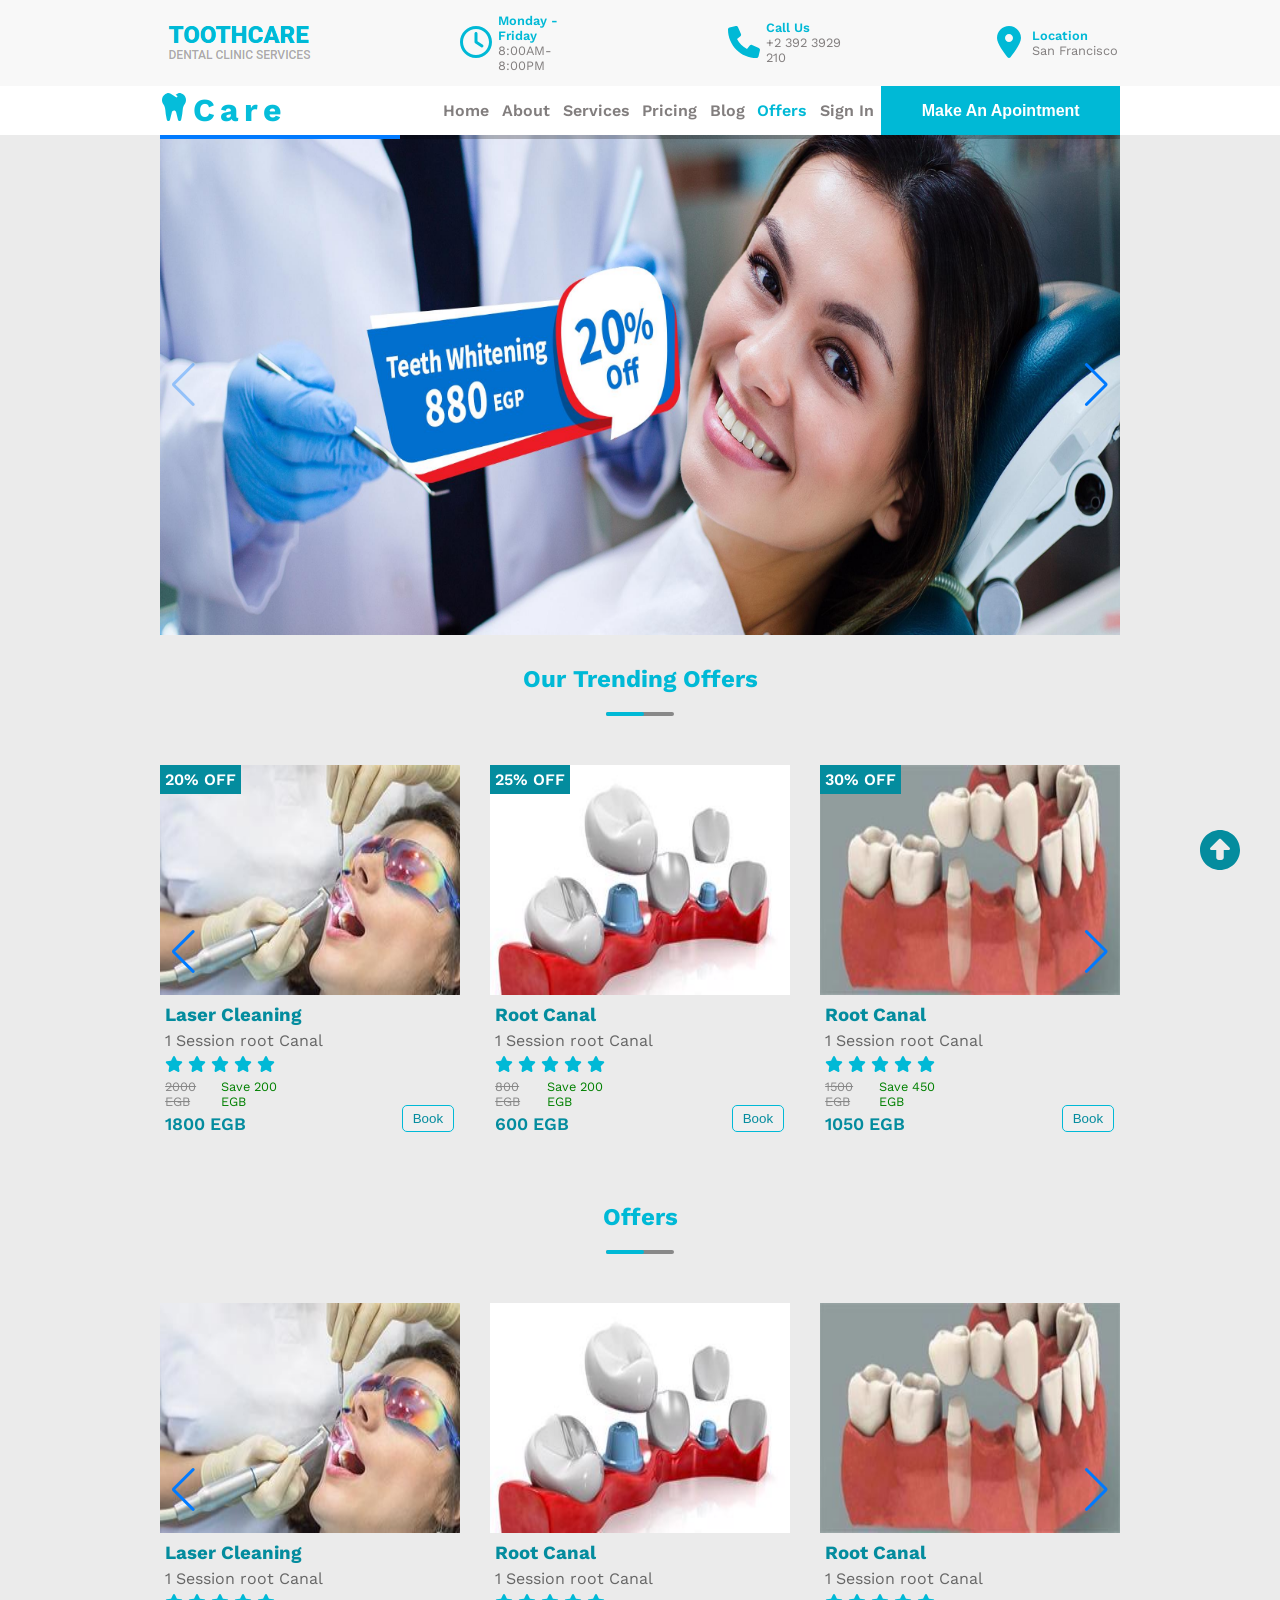
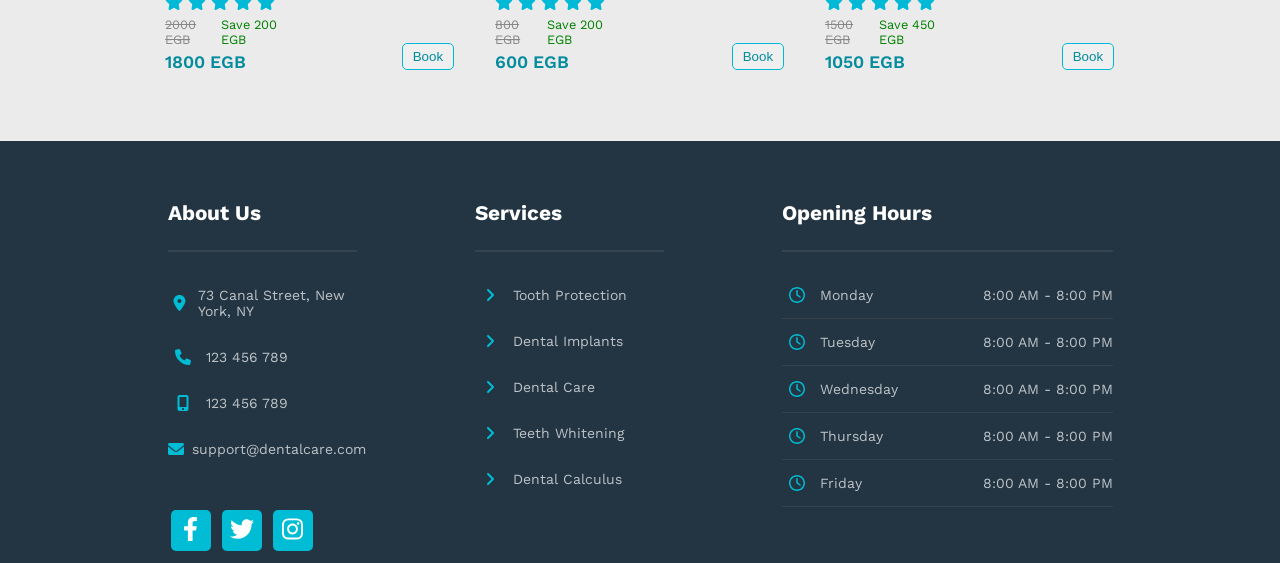
<file: offers.html>
<!DOCTYPE html>
<html lang="en">
<head>
    <meta charset="UTF-8">
    <meta http-equiv="X-UA-Compatible" content="IE=edge">
    <meta name="viewport" content="width=device-width, initial-scale=1.0">
    <title>Tooth Care | Offers</title>
    <link rel="shortcut icon" type="image/ico" href="./image/favicon.ico" />
    <link rel="stylesheet" href="https://unpkg.com/aos@next/dist/aos.css" />
    <link rel="stylesheet" href="https://cdn.jsdelivr.net/npm/swiper/swiper-bundle.min.css"/>
    <link rel="stylesheet" href="./css/all.min.css">
    <link rel="stylesheet" href="css/offers.css">
    <link rel="preconnect" href="https://fonts.gstatic.com" crossorigin>
    <link href="https://fonts.googleapis.com/css2?family=Cairo:wght@700&family=Jomhuria&family=Open+Sans:ital,wght@0,400;0,700;1,300&family=Poppins:wght@200;400;600;800&family=Raleway:wght@300&family=Roboto:ital,wght@0,300;0,400;0,700;1,400&family=Work+Sans:wght@200;300;400;500;600;700&display=swap" rel="stylesheet">
</head>
<body>
    <div class="return-index">
        <a href="#top"><i class="fa-solid fa-circle-up"></i></a>
    </div>
    <nav class="main-nav">
        <div class="main-nav__container">
            <div class="main-nav__logo"><a href="./index.html"><img src="./image/loooooogooo.png" alt="logo"></a></div>
            <div class="main-nav__item" >
                <div class="main-nav__icon"><i class="fa-regular fa-clock"></i></div>
                <div>
                    <p class="text-color__one">Monday - Friday</p>
                    <p class="text-color">8:00AM-8:00PM</p>
                </div>
            </div>
            <div class="main-nav__item" >
                <div class="main-nav__icon"><i class="fa-solid fa-phone"></i></div>
                <div>
                    <p class="text-color__one">Call Us</p>
                    <p class="text-color">+2 392 3929 210</p>
                </div>
            </div>
            <div class="main-nav__item" >
                <div class="main-nav__icon"><i class="fa-solid fa-location-dot"></i></div>
                <div>
                    <p class="text-color__one" >Location</p>
                    <p class="text-color">San Francisco</p>
                </div>
            </div>
        </div>
    </nav>
    <nav class="second-nav">
        <div class="main-nav__container">
            <div class="second-nav__second-logo"><a href="./index.html"><i class="fa-solid fa-tooth"></i><p>Care</p></a></div>
            <ul class="second-nav__list">
                <li class="second-nav__item"><a class="second-nav__link second-nav__link--hover " href="./index.html">Home</a></a><span class="progress"></span></li>
                <li class="second-nav__item"><a class="second-nav__link second-nav__link--hover" href="./about.html">About</a><span class="progress"></span></li>
                <li class="second-nav__item"><a class="second-nav__link second-nav__link--hover" href="./services.html">Services</a><span class="progress"></span></li>
                <li class="second-nav__item"><a class="second-nav__link second-nav__link--hover" href="./pricing.html">Pricing</a><span class="progress"></span></li>
                <li class="second-nav__item"><a class="second-nav__link second-nav__link--hover" href="./blog.html">Blog</a><span class="progress"></span></li>
                <li class="second-nav__item"><a class="second-nav__link second-nav__link--hover second-nav__link--coloor" href="##">Offers</a><span class="progress"></span></li>
                <li class="second-nav__item"><a class="second-nav__link second-nav__link--hover" href="./sign-in.html">Sign In</a><span class="progress"></span></li>
                <button class="second-nav__button"><a class="second-nav__link second-nav__link--color" href="./services.html">Make An Apointment</a></button>
            </ul>
        </div>
    </nav>
    <section class="section-one swiper mySwiper">
        <div class="section-one__main-container swiper-wrapper">
            <div class="section-one__back-one swiper-slide">
                <img src="./image/offers-wall.png" alt="offer">
            </div>
            <div class="section-one__back-one swiper-slide">
                <img src="./image/offers-wall6.webp" alt="offer">
            </div>
            <div class="section-one__back-one swiper-slide">
                <img src="./image/offers-wall7.png" alt="offer">
            </div>
            <div class="section-one__back-one swiper-slide">
                <img src="./image/offers-wall3.jpg" alt="">
            </div>
        </div>
        <div class="swiper-button-next"></div>
        <div class="swiper-button-prev"></div>
        <div class="swiper-pagination"></div>
        <!-- <div class="swiper-pagination"></div> -->
    </section>
    <section class="section-two">
            <h1>Our Trending Offers</h1>
            <div><span></span></div>
    </section>
    <section class="section-three swiper mySwiper1">
        <div class="section-three__container swiper-wrapper">
            <div class="section-three__card swiper-slide">
                <div class="card-overlay">
                    <div class="overlay__apear">
                        <div class="apear__img"><img src="./image/doc1.webp" alt="doctor"></div>
                        <div class="apear-text">
                            <p class="apear-text__header">Dr.Elain E</p>
                            <p class="apear-text__desc">Francs</p>
                        </div>
                    </div>
                </div>
                <span class="offer">20% OFF</span>
                <img src="./image/ofer5.png" alt="offer">
                <div class="content-container">
                    <h3 class="card-name">Laser Cleaning</h3>
                    <p class="card-desc">1 Session root Canal</p>
                    <div class="card-icons">
                        <i class="fa-solid fa-star"></i>
                        <i class="fa-solid fa-star"></i>
                        <i class="fa-solid fa-star"></i>
                        <i class="fa-solid fa-star"></i>
                        <i class="fa-solid fa-star"></i>
                    </div>
                    <div class="card-text">
                        <p class="card-text__marked">2000 EGB</p>
                        <p class="card-text__discount">Save 200 EGB</p>
                    </div>
                    <p class="card-unmarcked">1800 EGB</p>
                </div>
                <button class="card__button">Book</button>
            </div>
            <div class="section-three__card swiper-slide">
                <div class="card-overlay">
                    <div class="overlay__apear">
                        <div class="apear__img"><img src="./image/doc2.webp" alt="doctor"></div>
                        <div class="apear-text">
                            <p class="apear-text__header">Dr.Mark Z</p>
                            <p class="apear-text__desc">England</p>
                        </div>
                    </div>
                </div>
                <span class="offer">25% OFF</span>
                <img src="./image/ofer4.png" alt="offer">
                <div class="content-container">
                    <h3 class="card-name">Root Canal</h3>
                    <p class="card-desc">1 Session root Canal</p>
                    <div class="card-icons">
                        <i class="fa-solid fa-star"></i>
                        <i class="fa-solid fa-star"></i>
                        <i class="fa-solid fa-star"></i>
                        <i class="fa-solid fa-star"></i>
                        <i class="fa-solid fa-star"></i>
                    </div>
                    <div class="card-text">
                        <p class="card-text__marked">800 EGB</p>
                        <p class="card-text__discount">Save 200 EGB</p>
                    </div>
                    <p class="card-unmarcked">600 EGB</p>
                </div>
                <button class="card__button">Book</button>
            </div>
            <div class="section-three__card swiper-slide">
                <div class="card-overlay">
                    <div class="overlay__apear">
                        <div class="apear__img"><img src="./image/doc3.webp" alt="doctor"></div>
                        <div class="apear-text">
                            <p class="apear-text__header">Dr.Rayan A</p>
                            <p class="apear-text__desc">Italy</p>
                        </div>
                    </div>
                </div>
                <span class="offer">30% OFF</span>
                <img src="./image/ofer6.png" alt="offer">
                <div class="content-container">
                    <h3 class="card-name">Root Canal</h3>
                    <p class="card-desc">1 Session root Canal</p>
                    <div class="card-icons">
                        <i class="fa-solid fa-star"></i>
                        <i class="fa-solid fa-star"></i>
                        <i class="fa-solid fa-star"></i>
                        <i class="fa-solid fa-star"></i>
                        <i class="fa-solid fa-star"></i>
                    </div>
                    <div class="card-text">
                        <p class="card-text__marked">1500 EGB</p>
                        <p class="card-text__discount">Save 450 EGB</p>
                    </div>
                    <p class="card-unmarcked">1050 EGB</p>
                </div>
                <button class="card__button">Book</button>
            </div>
            <div class="section-three__card swiper-slide">
                <div class="card-overlay">
                    <div class="overlay__apear">
                        <div class="apear__img"><img src="./image/doc4.webp" alt="doctor"></div>
                        <div class="apear-text">
                            <p class="apear-text__header">Dr.Sara W</p>
                            <p class="apear-text__desc">Egypt</p>
                        </div>
                    </div>
                </div>
                <span class="offer">50% OFF</span>
                <img src="./image/ofer7.jpeg" alt="offer">
                <div class="content-container">
                    <h3 class="card-name">Tooth Cleaning</h3>
                    <p class="card-desc">1 Session root Canal</p>
                    <div class="card-icons">
                        <i class="fa-solid fa-star"></i>
                        <i class="fa-solid fa-star"></i>
                        <i class="fa-solid fa-star"></i>
                        <i class="fa-solid fa-star"></i>
                        <i class="fa-solid fa-star"></i>
                    </div>
                    <div class="card-text">
                        <p class="card-text__marked">500 EGB</p>
                        <p class="card-text__discount">Save 250 EGB</p>
                    </div>
                    <p class="card-unmarcked">250 EGB</p>
                </div>
                <button class="card__button">Book</button>
            </div>
            <div class="section-three__card swiper-slide">
                <div class="card-overlay">
                    <div class="overlay__apear">
                        <div class="apear__img"><img src="./image/doc2.webp" alt="doctor"></div>
                        <div class="apear-text">
                            <p class="apear-text__header">Dr.Mark Z</p>
                            <p class="apear-text__desc">England</p>
                        </div>
                    </div>
                </div>
                <span class="offer">10% OFF</span>
                <img src="./image/ofer8.jpeg" alt="offer">
                <div class="content-container">
                    <h3 class="card-name">Zirconuim Crown</h3>
                    <p class="card-desc">1 Session root Canal</p>
                    <div class="card-icons">
                        <i class="fa-solid fa-star"></i>
                        <i class="fa-solid fa-star"></i>
                        <i class="fa-solid fa-star"></i>
                        <i class="fa-solid fa-star"></i>
                        <i class="fa-solid fa-star"></i>
                    </div>
                    <div class="card-text">
                        <p class="card-text__marked">2000 EGB</p>
                        <p class="card-text__discount">Save 200 EGB</p>
                    </div>
                    <p class="card-unmarcked">1800 EGB</p>
                </div>
                <button class="card__button">Book</button>
            </div>
            <div class="section-three__card swiper-slide">
                <div class="card-overlay">
                    <div class="overlay__apear">
                        <div class="apear__img"><img src="./image/doc3.webp" alt="doctor"></div>
                        <div class="apear-text">
                            <p class="apear-text__header">Dr.Mark Z</p>
                            <p class="apear-text__desc">England</p>
                        </div>
                    </div>
                </div>
                <span class="offer">25% OFF</span>
                <img src="./image/ofer9.jpeg" alt="offer">
                <div class="content-container">
                    <h3 class="card-name">Fixed Smile</h3>
                    <p class="card-desc">1 Session root Canal</p>
                    <div class="card-icons">
                        <i class="fa-solid fa-star"></i>
                        <i class="fa-solid fa-star"></i>
                        <i class="fa-solid fa-star"></i>
                        <i class="fa-solid fa-star"></i>
                        <i class="fa-solid fa-star"></i>
                    </div>
                    <div class="card-text">
                        <p class="card-text__marked">800 EGB</p>
                        <p class="card-text__discount">Save 200 EGB</p>
                    </div>
                    <p class="card-unmarcked">600 EGB</p>
                </div>
                <button class="card__button">Book</button>
            </div>
        </div>
        <div class="swiper-button-next"></div>
        <div class="swiper-button-prev"></div>
    </section>
    <section class="section-two">
        <h1> Offers</h1>
        <div><span></span></div>
</section>
<section class="section-three swiper mySwiper1">
    <div class="section-three__container swiper-wrapper">
        <div class="section-three__card swiper-slide">
            <div class="card-overlay">
                <div class="overlay__apear">
                    <div class="apear__img"><img src="./image/doc1.webp" alt="doctor"></div>
                    <div class="apear-text">
                        <p class="apear-text__header">Dr.Elain E</p>
                        <p class="apear-text__desc">Francs</p>
                    </div>
                </div>
            </div>
            <img src="./image/ofer5.png" alt="offer">
            <div class="content-container">
                <h3 class="card-name">Laser Cleaning</h3>
                <p class="card-desc">1 Session root Canal</p>
                <div class="card-icons">
                    <i class="fa-solid fa-star"></i>
                    <i class="fa-solid fa-star"></i>
                    <i class="fa-solid fa-star"></i>
                    <i class="fa-solid fa-star"></i>
                    <i class="fa-solid fa-star"></i>
                </div>
                <div class="card-text">
                    <p class="card-text__marked">2000 EGB</p>
                    <p class="card-text__discount">Save 200 EGB</p>
                </div>
                <p class="card-unmarcked">1800 EGB</p>
            </div>
            <button class="card__button">Book</button>
        </div>
        <div class="section-three__card swiper-slide">
            <div class="card-overlay">
                <div class="overlay__apear">
                    <div class="apear__img"><img src="./image/doc2.webp" alt="doctor"></div>
                    <div class="apear-text">
                        <p class="apear-text__header">Dr.Mark Z</p>
                        <p class="apear-text__desc">England</p>
                    </div>
                </div>
            </div>
            <img src="./image/ofer4.png" alt="offer">
            <div class="content-container">
                <h3 class="card-name">Root Canal</h3>
                <p class="card-desc">1 Session root Canal</p>
                <div class="card-icons">
                    <i class="fa-solid fa-star"></i>
                    <i class="fa-solid fa-star"></i>
                    <i class="fa-solid fa-star"></i>
                    <i class="fa-solid fa-star"></i>
                    <i class="fa-solid fa-star"></i>
                </div>
                <div class="card-text">
                    <p class="card-text__marked">800 EGB</p>
                    <p class="card-text__discount">Save 200 EGB</p>
                </div>
                <p class="card-unmarcked">600 EGB</p>
            </div>
            <button class="card__button">Book</button>
        </div>
        <div class="section-three__card swiper-slide">
            <div class="card-overlay">
                <div class="overlay__apear">
                    <div class="apear__img"><img src="./image/doc3.webp" alt="doctor"></div>
                    <div class="apear-text">
                        <p class="apear-text__header">Dr.Rayan A</p>
                        <p class="apear-text__desc">Italy</p>
                    </div>
                </div>
            </div>
            <img src="./image/ofer6.png" alt="offer">
            <div class="content-container">
                <h3 class="card-name">Root Canal</h3>
                <p class="card-desc">1 Session root Canal</p>
                <div class="card-icons">
                    <i class="fa-solid fa-star"></i>
                    <i class="fa-solid fa-star"></i>
                    <i class="fa-solid fa-star"></i>
                    <i class="fa-solid fa-star"></i>
                    <i class="fa-solid fa-star"></i>
                </div>
                <div class="card-text">
                    <p class="card-text__marked">1500 EGB</p>
                    <p class="card-text__discount">Save 450 EGB</p>
                </div>
                <p class="card-unmarcked">1050 EGB</p>
            </div>
            <button class="card__button">Book</button>
        </div>
        <div class="section-three__card swiper-slide">
            <div class="card-overlay">
                <div class="overlay__apear">
                    <div class="apear__img"><img src="./image/doc4.webp" alt="doctor"></div>
                    <div class="apear-text">
                        <p class="apear-text__header">Dr.Sara W</p>
                        <p class="apear-text__desc">Egypt</p>
                    </div>
                </div>
            </div>
            <img src="./image/ofer7.jpeg" alt="offer">
            <div class="content-container">
                <h3 class="card-name">Tooth Cleaning</h3>
                <p class="card-desc">1 Session root Canal</p>
                <div class="card-icons">
                    <i class="fa-solid fa-star"></i>
                    <i class="fa-solid fa-star"></i>
                    <i class="fa-solid fa-star"></i>
                    <i class="fa-solid fa-star"></i>
                    <i class="fa-solid fa-star"></i>
                </div>
                <div class="card-text">
                    <p class="card-text__marked">500 EGB</p>
                    <p class="card-text__discount">Save 250 EGB</p>
                </div>
                <p class="card-unmarcked">250 EGB</p>
            </div>
            <button class="card__button">Book</button>
        </div>
        <div class="section-three__card swiper-slide">
            <div class="card-overlay">
                <div class="overlay__apear">
                    <div class="apear__img"><img src="./image/doc2.webp" alt="doctor"></div>
                    <div class="apear-text">
                        <p class="apear-text__header">Dr.Mark Z</p>
                        <p class="apear-text__desc">England</p>
                    </div>
                </div>
            </div>
            <img src="./image/ofer8.jpeg" alt="offer">
            <div class="content-container">
                <h3 class="card-name">Zirconuim Crown</h3>
                <p class="card-desc">1 Session root Canal</p>
                <div class="card-icons">
                    <i class="fa-solid fa-star"></i>
                    <i class="fa-solid fa-star"></i>
                    <i class="fa-solid fa-star"></i>
                    <i class="fa-solid fa-star"></i>
                    <i class="fa-solid fa-star"></i>
                </div>
                <div class="card-text">
                    <p class="card-text__marked">2000 EGB</p>
                    <p class="card-text__discount">Save 200 EGB</p>
                </div>
                <p class="card-unmarcked">1800 EGB</p>
            </div>
            <button class="card__button">Book</button>
        </div>
        <div class="section-three__card swiper-slide">
            <div class="card-overlay">
                <div class="overlay__apear">
                    <div class="apear__img"><img src="./image/doc3.webp" alt="doctor"></div>
                    <div class="apear-text">
                        <p class="apear-text__header">Dr.Mark Z</p>
                        <p class="apear-text__desc">England</p>
                    </div>
                </div>
            </div>
            <img src="./image/ofer9.jpeg" alt="offer">
            <div class="content-container">
                <h3 class="card-name">Fixed Smile</h3>
                <p class="card-desc">1 Session root Canal</p>
                <div class="card-icons">
                    <i class="fa-solid fa-star"></i>
                    <i class="fa-solid fa-star"></i>
                    <i class="fa-solid fa-star"></i>
                    <i class="fa-solid fa-star"></i>
                    <i class="fa-solid fa-star"></i>
                </div>
                <div class="card-text">
                    <p class="card-text__marked">800 EGB</p>
                    <p class="card-text__discount">Save 200 EGB</p>
                </div>
                <p class="card-unmarcked">600 EGB</p>
            </div>
            <button class="card__button">Book</button>
        </div>
    </div>
    <div class="swiper-button-next"></div>
    <div class="swiper-button-prev"></div>
</section>
    <footer class="footer">
        <div class="footer__container">
            <div class="footer__content__flex">
            <div class="footer__content">
                   <ul class="footer__content__details">
                      <li>
                       <h5>About Us</h5>
                       <span></span>
                       <ul class="about-us__content">
                         <li> <i class="fa-solid fa-location-dot"></i> 73 Canal Street, New York, NY</li>
                         <li> <i class="fa-solid fa-phone"></i> <a href="#"> 123 456 789 </a></li>
                         <li> <i class="fa-solid fa-mobile-screen-button"></i> <a href="#"> 123 456 789 </a></li>
                         <li> <i class="fa-solid fa-envelope"></i><a href="#"> support@dentalcare.com </a></li>
                       </ul>
                    </li>
                    </ul>
                       <div class="footer__social">
                        <ul>
                            <li class="social"><a  href="#"><i class="fa-brands fa-facebook-f"></i></a></li>
                            <li class="social"><a href="#"><i class="fa-brands fa-twitter"></i></a></li>
                            <li class="social"><a href="#"><i class="fa-brands fa-instagram"></i></a></li>
                        </ul>
                       </div>
            </div>
            <div class="footer__content">
                <ul class="footer__content__services">
                   <li>
                    <h5>Services</h5>
                    <span></span>
                    <ul class="services__content">
                      <li><i class="fa-solid fa-angle-right"></i><a href="#">Tooth Protection</a></li>
                      <li><i class="fa-solid fa-angle-right"></i><a href="#">Dental Implants</a></li>
                      <li><i class="fa-solid fa-angle-right"></i><a href="#">Dental Care</a></li>
                      <li><i class="fa-solid fa-angle-right"></i><a href="#">Teeth Whitening</a></li>
                      <li><i class="fa-solid fa-angle-right"></i><a href="#">Dental Calculus</a></li>
                    </ul>
                 </li>
                 </ul>
                    
         </div>
         <div class="footer__content__hourflex">
            <ul class="footer__content__hours">
               <li>
                <h5>Opening Hours</h5>
                <span class="footer__content__hours--border"></span>
                <ul class="hours__content">
                <li>
                    <div><i class="fa-regular fa-clock"></i>
                        <span>Monday</span>
                    </div>
                    <span>8:00 AM - 8:00 PM</span>
                </li>
                <li>
                    <div><i class="fa-regular fa-clock"></i>
                        <span>Tuesday</span>
                    </div>
                    <span>8:00 AM - 8:00 PM</span>
                </li>
                <li>
                    <div><i class="fa-regular fa-clock"></i>
                        <span>Wednesday</span>
                    </div>
                    <span>8:00 AM - 8:00 PM</span>
                </li>
                <li>
                    <div><i class="fa-regular fa-clock"></i>
                        <span>Thursday</span>
                    </div>
                    <span>8:00 AM - 8:00 PM</span>
                </li>
                <li>
                    <div><i class="fa-regular fa-clock"></i>
                        <span>Friday</span>
                    </div>
                    <span>8:00 AM - 8:00 PM</span>
                </li>
                </ul>
             </li>
             </ul>
                
     </div>
            </div>
        </div>
    </footer>
    <script src="https://cdn.jsdelivr.net/npm/swiper/swiper-bundle.min.js"></script>
    <script src="./js/all.min.js"></script>
    <!-- Initialize Swiper -->
    <script>
        var swiper = new Swiper(".mySwiper", {
        pagination: {
            el: ".swiper-pagination",
            type: "progressbar",
        },
        navigation: {
            nextEl: ".swiper-button-next",
            prevEl: ".swiper-button-prev",
        },
        });
    </script>
    <script>
        var swiper = new Swiper(".mySwiper1", {
          slidesPerView: 3,
          spaceBetween: 30,
          loop: true,
          navigation: {
            nextEl: ".swiper-button-next",
            prevEl: ".swiper-button-prev",
          },
        });
      </script>
</body>
</html>
</file>
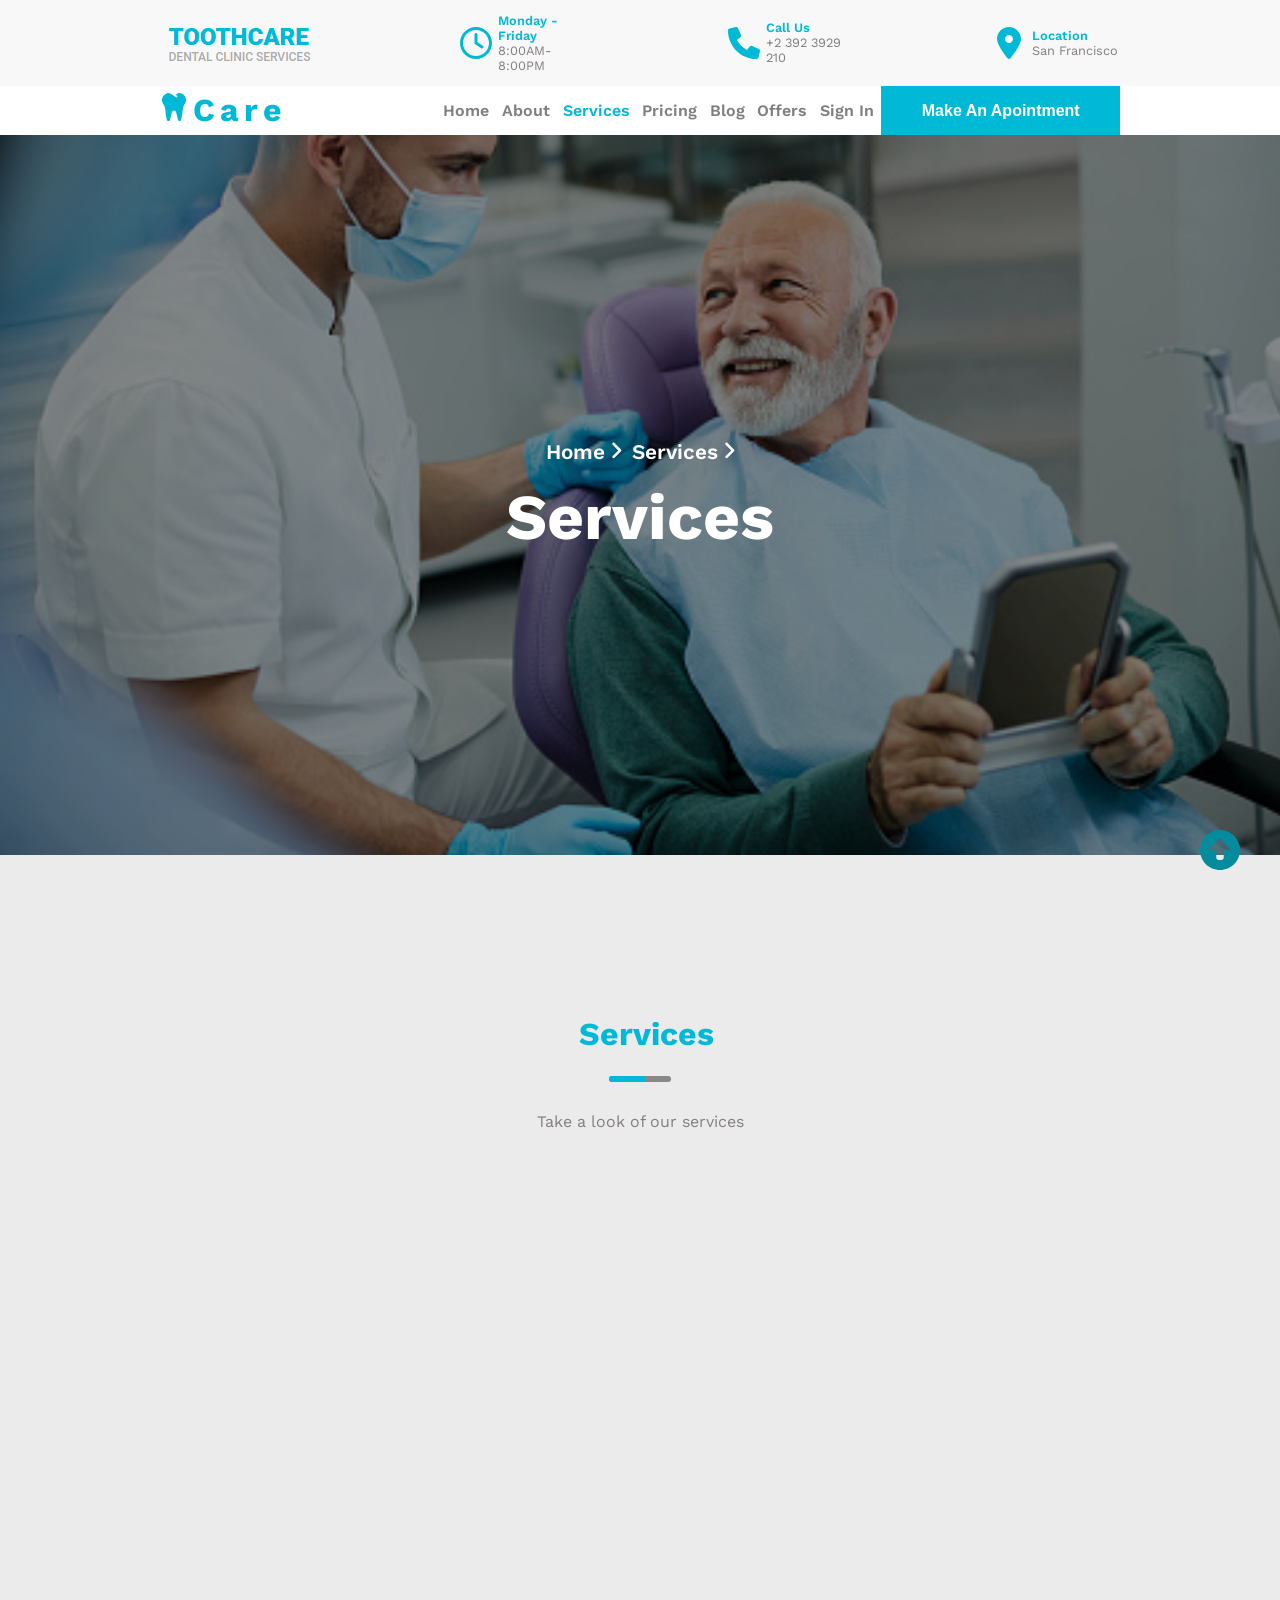
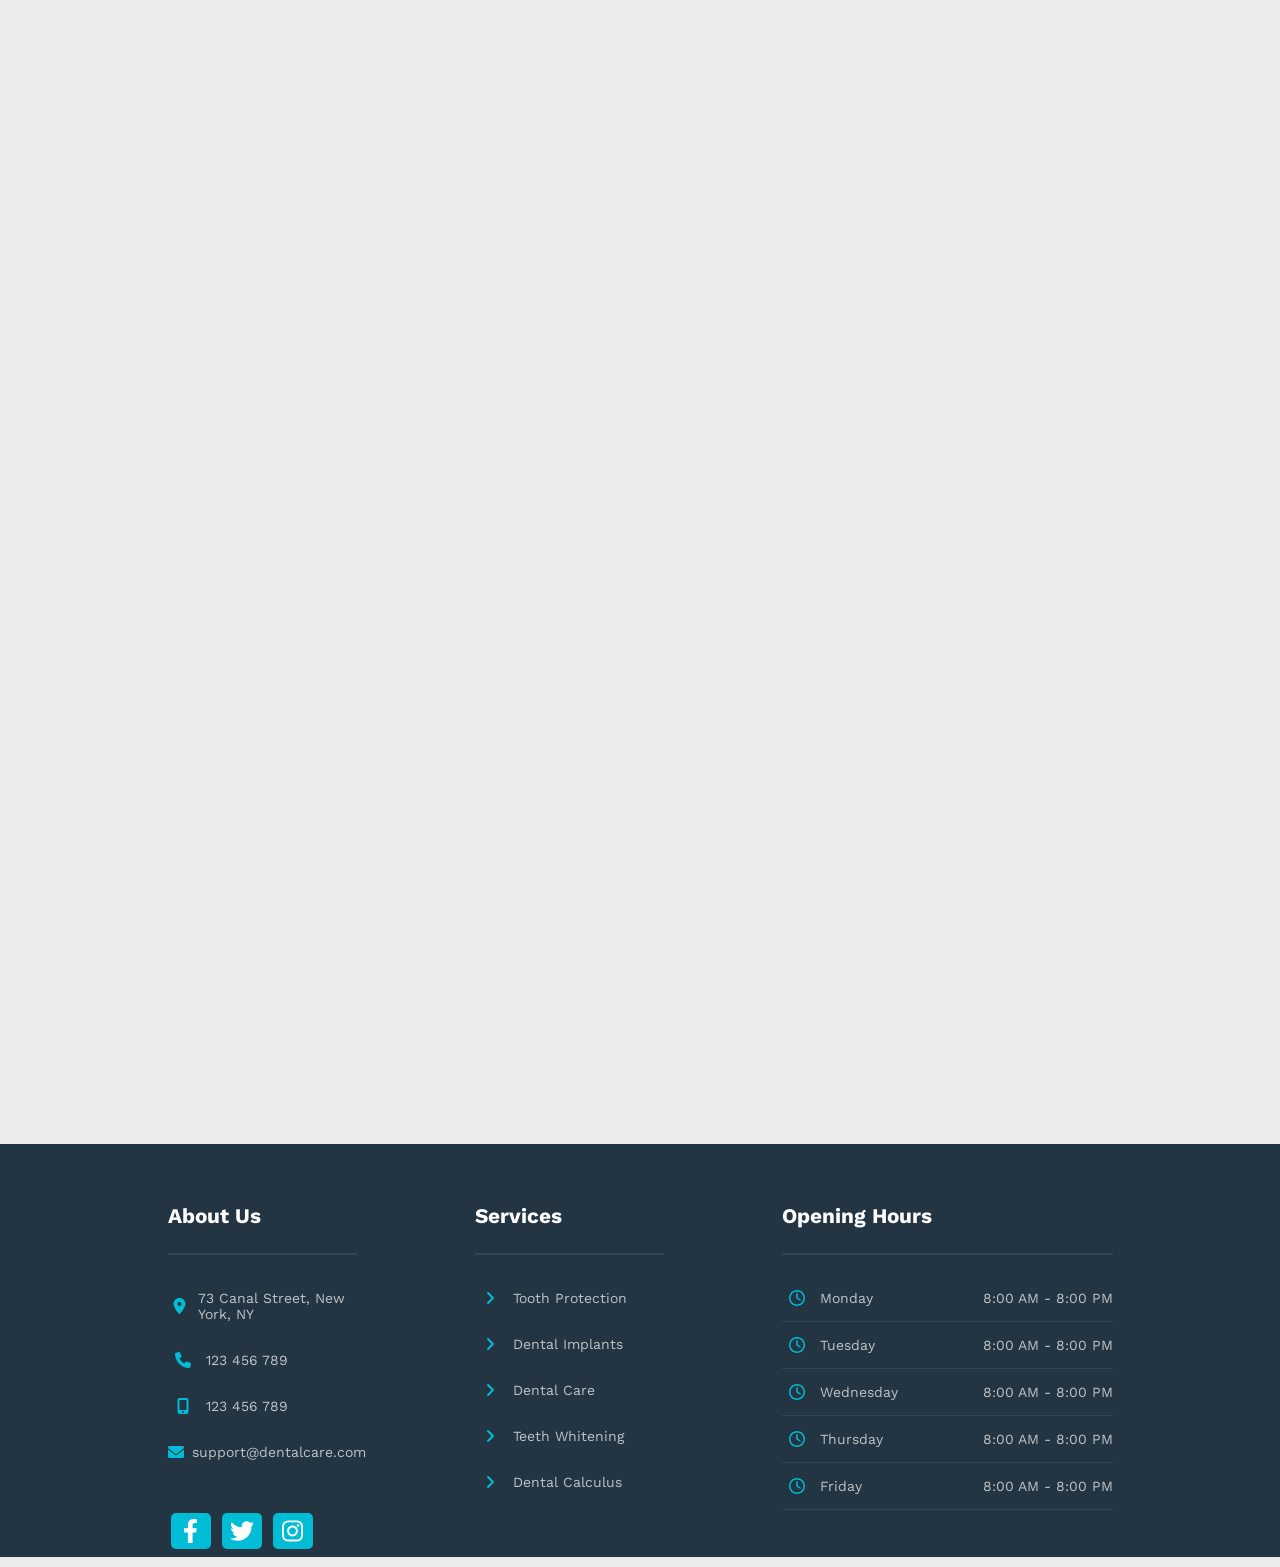
<file: services.html>
<html>
    <head>
        <meta charset="UTF-8">
        <meta http-equiv="X-UA-Compatible" content="IE=edge">
        <meta name="viewport" content="width=device-width, initial-scale=1.0">
        <title>Tooth Care | Services</title>
        <link rel="shortcut icon" type="image/ico" href="./image/favicon.ico" />
        <link rel="stylesheet" href="https://unpkg.com/aos@next/dist/aos.css" />
        <link rel="stylesheet" href="./css/all.min.css">
        <link rel="stylesheet" href="./css/services.css">
        <link rel="preconnect" href="https://fonts.googleapis.com">
<link rel="preconnect" href="https://fonts.gstatic.com" crossorigin>
<link href="https://fonts.googleapis.com/css2?family=Cairo:wght@700&family=Jomhuria&family=Open+Sans:ital,wght@0,400;0,700;1,300&family=Poppins:wght@200;400;600;800&family=Raleway:wght@300&family=Roboto:ital,wght@0,300;0,400;0,700;1,400&family=Work+Sans:wght@200;300;400;500;600;700&display=swap" rel="stylesheet">
    </head>
    <body>
        <div class="return-index">
            <a href="#top"><i class="fa-solid fa-circle-up"></i></a>
        </div>
        <!-- start first nav -->
        <nav class="main-nav">
            <div class="main-nav__container">
                <div class="main-nav__logo"><a href="./index.html"><img src="./image/loooooogooo.png" alt="logo"></a></div>
                <div class="main-nav__item" >
                    <div class="main-nav__icon"><i class="fa-regular fa-clock"></i></div>
                    <div>
                        <p class="text-color__one">Monday - Friday</p>
                        <p class="text-color">8:00AM-8:00PM</p>
                    </div>
                </div>
                <div class="main-nav__item" >
                    <div class="main-nav__icon"><i class="fa-solid fa-phone"></i></div>
                    <div>
                        <p class="text-color__one">Call Us</p>
                        <p class="text-color">+2 392 3929 210</p>
                    </div>
                </div>
                <div class="main-nav__item" >
                    <div class="main-nav__icon"><i class="fa-solid fa-location-dot"></i></div>
                    <div>
                        <p class="text-color__one" >Location</p>
                        <p class="text-color">San Francisco</p>
                    </div>
                </div>
            </div>
        </nav>
                <!-- end first nav -->
        <!-- start second nav -->
        <nav class="second-nav">
            <div class="main-nav__container">
                <div class="second-nav__second-logo"><a href="./index.html"><i class="fa-solid fa-tooth"></i><p>Care</p></a></div>
                <ul class="second-nav__list">
                    <li class="second-nav__item"><a class="second-nav__link second-nav__link--hover " href="./index.html">Home</a></a><span class="progress"></span></li>
                    <li class="second-nav__item"><a class="second-nav__link second-nav__link--hover" href="./about.html">About</a><span class="progress"></span></li>
                    <li class="second-nav__item"><a class="second-nav__link second-nav__link--hover second-nav__link--coloor" href="##">Services</a><span class="progress"></span></li>
                    <li class="second-nav__item"><a class="second-nav__link second-nav__link--hover" href="./pricing.html">Pricing</a><span class="progress"></span></li>
                    <li class="second-nav__item"><a class="second-nav__link second-nav__link--hover" href="./blog.html">Blog</a><span class="progress"></span></li>
                    <li class="second-nav__item"><a class="second-nav__link second-nav__link--hover" href="./offers.html">Offers</a><span class="progress"></span></li>
                    <li class="second-nav__item"><a class="second-nav__link second-nav__link--hover" href="./sign-in.html">Sign In</a><span class="progress"></span></li>
                    <button class="second-nav__button"><a class="second-nav__link second-nav__link--color" href="#apointment">Make An Apointment</a></button>
                </ul>
            </div>
        </nav>
                <!-- end second nav -->
        <!-- start first section -->
        <section class="first-section">
            <div class="first-section__overlay"></div>
            <div class="first-section__countainer">
                <ul class="first-section__list">
                    <li class="first-section__item"><a class="first-section__link"  href="./home.html">Home  <i class="fa-solid fa-angle-right angle"></i></a></li>
                    <li class="first-section__item">Services <i class="fa-solid fa-angle-right angle"></i></li>
                </ul>
                <h1 class="first-section__heading">Services</h1>
            </div>
            </section>
        <!-- end first section -->
        <!-- start second section -->
        <section class="second-section">
            <div class="section-five__heading">
                <h4>Services</h4>
                <div><span></span></div>
                <p>Take a look of our services</p>
            </div>
            <div class="second-section__container">
                <div class="second-section__card" data-aos="flip-left" data-aos-duration="2000">
                <div class="second-section__bieb"></div>
                <div class="second-section__icon">
                    <i class="fa-solid fa-tooth icon"></i>
                </div>
                <p class="second-section__text">Tooth Protection</p>
                <p class="second-section__text-two">Far far away, behind the word mountains, far from the countries Vokalia and Consonantia, 
                there live the blind texts.</p>
            </div>
            <div class="second-section__card" data-aos="flip-left" data-aos-duration="2000"     data-aos-delay="200">
                <div class="second-section__bieb"></div>
                <div class="second-section__icon">
                    <i class="fa-solid fa-tooth icon"></i>
                </div>
                <p class="second-section__text">Dental Implants</p>
                <p class="second-section__text-two">Far far away, behind the word mountains, far from the countries Vokalia and Consonantia, 
                    there live the blind texts.</p>
            </div>

            <div class="second-section__card" data-aos="flip-left" data-aos-duration="2000"  data-aos-delay="400">
                <div class="second-section__bieb"></div>
                <div class="second-section__icon">
                    <i class="fa-solid fa-tooth icon"></i>
                </div>
                <p class="second-section__text">Dental card</p>
                <p class="second-section__text-two">Far far away, behind the word mountains, far from the countries Vokalia and Consonantia, 
                    there live the blind texts.</p>
            </div>

            <div class="second-section__card" data-aos="flip-left" data-aos-duration="2000"  data-aos-delay="600">
                <div class="second-section__bieb"></div>
                <div class="second-section__icon">
                    <i class="fa-solid fa-tooth icon"></i>
                </div>
                <p class="second-section__text">Teeth Whitening</p>
                <p class="second-section__text-two">Far far away, behind the word mountains, far from the countries Vokalia and Consonantia, 
                    there live the blind texts.</p>
            </div>

            <div class="second-section__card" data-aos="flip-right" data-aos-duration="2000"  data-aos-delay="1400">
                <div class="second-section__bieb"></div>
                <div class="second-section__icon">
                    <i class="fa-solid fa-tooth icon"></i>
                </div>
                <p class="second-section__text">Dental Caculus</p>
                <p class="second-section__text-two">Far far away, behind the word mountains, far from the countries Vokalia and Consonantia, 
                    there live the blind texts.</p>
            </div>

            <div class="second-section__card" data-aos="flip-right" data-aos-duration="2000"  data-aos-delay="1200">
                <div class="second-section__bieb"></div>
                <div class="second-section__icon">
                    <i class="fa-solid fa-tooth icon"></i>
                </div>
                <p class="second-section__text">Tooth Removal</p>
                <p class="second-section__text-two">Far far away, behind the word mountains, far from the countries Vokalia and Consonantia, 
                    there live the blind texts.</p>
            </div>

            <div class="second-section__card" data-aos="flip-right" data-aos-duration="2000"  data-aos-delay="1000">
                <div class="second-section__bieb"></div>
                <div class="second-section__icon">
                    <i class="fa-solid fa-tooth icon"></i>
                </div>
                <p class="second-section__text">Removal of Tartar</p>
                <p class="second-section__text-two" >Far far away, behind the word mountains, far from the countries Vokalia and Consonantia, 
                    there live the blind texts.</p>
            </div>

            <div class="second-section__card" data-aos="flip-right" data-aos-duration="2000"  data-aos-delay="800">
                <div class="second-section__bieb"></div>
                <div class="second-section__icon">
                    <i class="fa-solid fa-tooth icon"></i>
                </div>
                <p class="second-section__text">Tooth Inspection</p>
                <p class="second-section__text-two">Far far away, behind the word mountains, far from the countries Vokalia and Consonantia, 
                    there live the blind texts.</p>
            </div>
        </div>
        </section>
        <!-- start third section -->
        <section class="third-section" id="apointment">
            <!-- start left section -->
            <div style="display:flex ;">
                <div class="third-section__left" data-aos="fade-up" data-aos-duration="2000" >
                    <div class="third-section___container">
                        <form action="#" class="third-section__form">
                            <div class="third-section__text">
                                <p>WE ARE HERE FOR YOU</p>
                                <h1>Make An Appointment</h1>
                                <div class="third-section__row">
                                    <div>
                                        <label for="name">Full Name</label>
                                        <input class="third-section__input" type="text" placeholder="Your Full Name" required>
                                    </div>
                                    <div>
                                        <label>Email <Address></Address></label>
                                        <input class="third-section__input" type="text" placeholder="email" required>
                                    </div>
                                    <div>
                                        <label>Phone Number</label>
                                        <input class="third-section__input" type="text" placeholder="Your Phone Number" required>
                                    </div>
                                    <div>
                                        <label>Appointment Date</label>
                                        <input class="third-section__input" type="date" style="color: WHITE;" required>
                                    </div>
                                    <div>
                                        <label>appointment time</label>
                                        <input class="third-section__input" type="text" placeholder="appointment time" required>
                                    </div>
                                    <div>
                                        <label for="doctors" style="margin-bottom:10px ;" >Select a doctor</label>
                                        <select name="doctor" id="doctor">select a doctor
                                            <option  style="background: #ebebeb;color:#00b9d6" value="li" >Dr : Liod wilson</option>
                                            <option  style="background: #ebebeb;color:#00b9d6">Dr : Rashel Barker</option>
                                            <option  style="background: #ebebeb;color:#00b9d6" >Dr : Lan Smith</option>
                                            <option  style="background: #ebebeb; color:#00b9d6" >Dr : Alicia Henderson</option>
                                            <option style="background: #ebebeb; color:#00b9d6">Dr : Robert Johnson</option>
                                        </select>
                                    </div>
                                    </div>
                                        <textarea name="message"  cols="25" rows="10" placeholder="Write Your Message"></textarea>
                                    </div>
                                <button class="third-section__button"><a href="#"> send message</a></button>
                        </form>
                    </div>
                </div>
        <!-- end left section -->  
        <!-- start right section -->
                <div class="right-section" data-aos="fade-up" data-aos-duration="2500">
                    <div class="right-section__container">
                        <div class="right-section__heading">
                            <h4>LEARN ANYTHING</h4>
                            <p>We Offer Best Dental Services<p>
                        </div>
                        <div class="right-section__cards">
                            <div class="right-section__card">
                                <div class="right-section__icon">
                                    <i class="fa-regular fa-calendar "></i>
                                </div>
                                <div class="right-section__text-container">
                                    <h6 class="right-section__text-one">Easy Booking</h6>
                                    <p class="right-section__text-two">Far far away, behind the word mountains, far from the countries Vokalia and Consonantia,
                                        there live the blind texts
                                    </p>
                                </div>
                            </div>
                            <div class="right-section__card">
                                <div class="right-section__icon">
                                    <i class="fa-solid fa-user-doctor"></i>                                </div>
                                <div class="right-section__text-container">
                                    <h6 class="right-section__text-one">Team Dentist</h6>
                                    <p class="right-section__text-two">Far far away, behind the word mountains, far from the countries Vokalia and Consonantia,
                                        there live the blind texts
                                    </p>
                                </div>
                            </div>
                            <div class="right-section__card">
                                <div class="right-section__icon">
                                    <i class="fa-solid fa-hand-holding-dollar"></i>                                </div>
                                <div class="right-section__text-container">
                                    <h6 class="right-section__text-one">Best Price Guarantee</h6>
                                    <p class="right-section__text-two">Far far away, behind the word mountains, far from the countries Vokalia and Consonantia,
                                        there live the blind texts
                                    </p>
                                </div>
                            </div>
                            
                        </div>
                    </div>
                </div>
            </div>
            <!-- end right section -->
        
        </section>
        <!-- end third section -->
        <footer class="footer">
            <div class="footer__container">
                <div class="footer__content__flex">
                <div class="footer__content">
                       <ul class="footer__content__details">
                          <li>
                           <h5>About Us</h5>
                           <span></span>
                           <ul class="about-us__content">
                             <li> <i class="fa-solid fa-location-dot"></i> 73 Canal Street, New York, NY</li>
                             <li> <i class="fa-solid fa-phone"></i> <a href="#"> 123 456 789 </a></li>
                             <li> <i class="fa-solid fa-mobile-screen-button"></i> <a href="#"> 123 456 789 </a></li>
                             <li> <i class="fa-solid fa-envelope"></i><a href="#"> support@dentalcare.com </a></li>
                           </ul>
                        </li>
                        </ul>
                           <div class="footer__social">
                            <ul>
                                <li class="social"><a  href="#"><i class="fa-brands fa-facebook-f"></i></a></li>
                                <li class="social"><a href="#"><i class="fa-brands fa-twitter"></i></a></li>
                                <li class="social"><a href="#"><i class="fa-brands fa-instagram"></i></a></li>
                            </ul>
                           </div>
                </div>
                <div class="footer__content">
                    <ul class="footer__content__services">
                       <li>
                        <h5>Services</h5>
                        <span></span>
                        <ul class="services__content">
                          <li><i class="fa-solid fa-angle-right"></i><a href="#">Tooth Protection</a></li>
                          <li><i class="fa-solid fa-angle-right"></i><a href="#">Dental Implants</a></li>
                          <li><i class="fa-solid fa-angle-right"></i><a href="#">Dental Care</a></li>
                          <li><i class="fa-solid fa-angle-right"></i><a href="#">Teeth Whitening</a></li>
                          <li><i class="fa-solid fa-angle-right"></i><a href="#">Dental Calculus</a></li>
                        </ul>
                     </li>
                     </ul>
                        
             </div>
             <div class="footer__content__hourflex">
                <ul class="footer__content__hours">
                   <li>
                    <h5>Opening Hours</h5>
                    <span class="footer__content__hours--border"></span>
                    <ul class="hours__content">
                    <li>
                        <div><i class="fa-regular fa-clock"></i>
                            <span>Monday</span>
                        </div>
                        <span>8:00 AM - 8:00 PM</span>
                    </li>
                    <li>
                        <div><i class="fa-regular fa-clock"></i>
                            <span>Tuesday</span>
                        </div>
                        <span>8:00 AM - 8:00 PM</span>
                    </li>
                    <li>
                        <div><i class="fa-regular fa-clock"></i>
                            <span>Wednesday</span>
                        </div>
                        <span>8:00 AM - 8:00 PM</span>
                    </li>
                    <li>
                        <div><i class="fa-regular fa-clock"></i>
                            <span>Thursday</span>
                        </div>
                        <span>8:00 AM - 8:00 PM</span>
                    </li>
                    <li>
                        <div><i class="fa-regular fa-clock"></i>
                            <span>Friday</span>
                        </div>
                        <span>8:00 AM - 8:00 PM</span>
                    </li>
                    </ul>
                 </li>
                 </ul>
                    
         </div>
                </div>
            </div>
        </footer>
        <script src="./js/all.min.js" ></script>
        <script src="https://unpkg.com/aos@next/dist/aos.js"></script>
        <script>
          AOS.init();
        </script>
    </body>
</html>
</file>
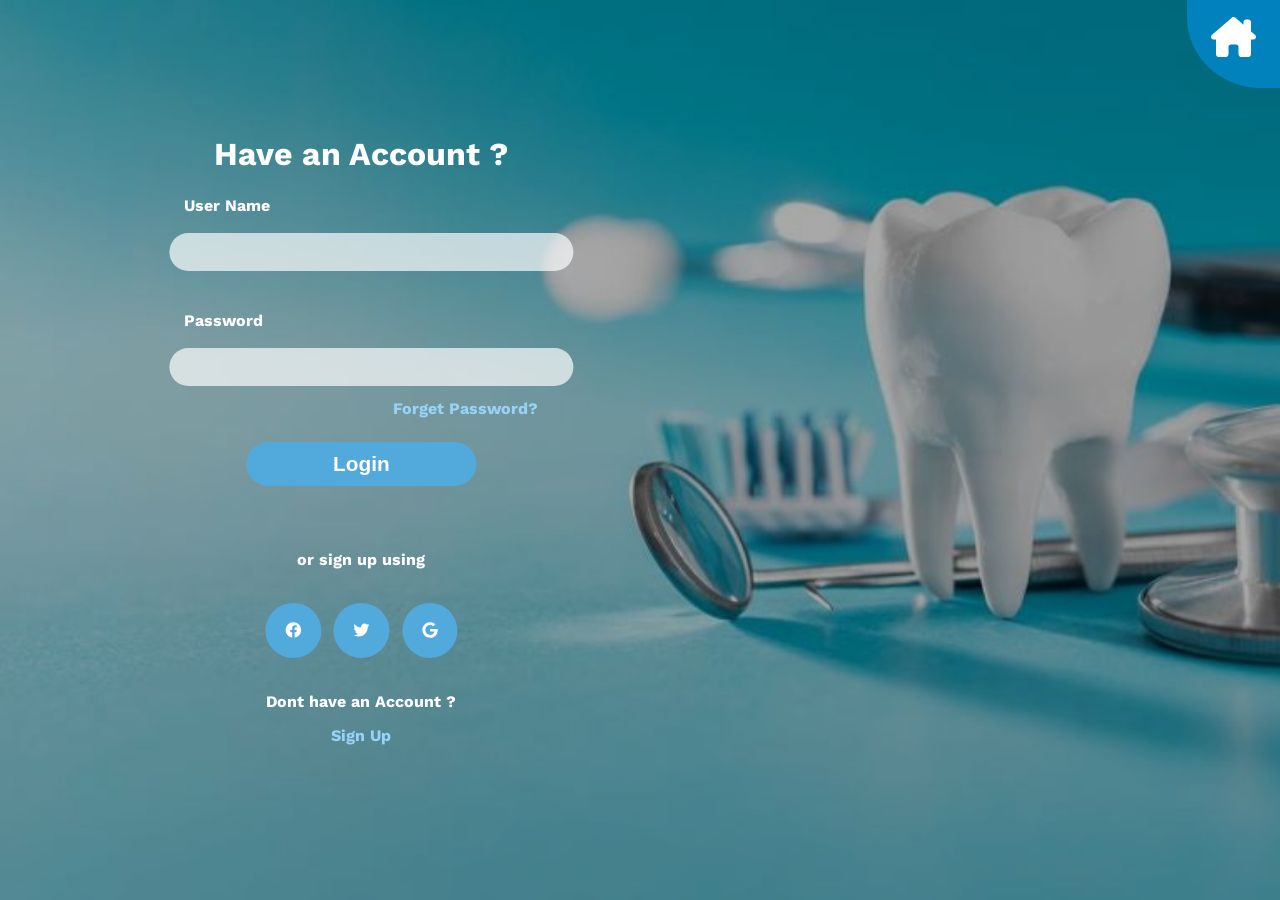
<file: sign-in.html>
<!DOCTYPE html>
<html lang="en">
<head>
    <meta charset="UTF-8">
    <meta http-equiv="X-UA-Compatible" content="IE=edge">
    <meta name="viewport" content="width=device-width, initial-scale=1.0">
    <title>Tooth Care | Sign In</title>
    <link rel="shortcut icon" type="image/ico" href="./image/favicon.ico" />
    <link rel="stylesheet" href="https://unpkg.com/aos@next/dist/aos.css" />
    <link rel="stylesheet" href="./css/all.min.css">
    <link rel="stylesheet" href="./css/sign-in.css">
    <link rel="preconnect" href="https://fonts.googleapis.com">
<link rel="preconnect" href="https://fonts.gstatic.com" crossorigin>
<link href="https://fonts.googleapis.com/css2?family=Cairo:wght@700&family=Jomhuria&family=Open+Sans:ital,wght@0,400;0,700;1,300&family=Poppins:wght@200;400;600;800&family=Raleway:wght@300&family=Roboto:ital,wght@0,300;0,400;0,700;1,400&family=Work+Sans:wght@200;300;400;500;600;700&display=swap" rel="stylesheet">
</head>
<body>
    <section class="first-section">
    <div class="overlay"></div>
    <div class="first-section__floating-icon">
       <a href="./index.html"> <i class="fa-solid fa-house-chimney"></i></a>
    </div>
   <div class="first-section__container">
    <h1 class="first-section__heading">Have an Account ?</h1>
        <form class="first-section__form">
          <label class="first-section__label" for="username">User Name</label>
          <input class="first-section__input" type="text" required ><br>
          <label class="first-section__label" for="password">Password</label>
          <input  class="first-section__input" type="password" required>
          <p class="first-sectoin__reset"> <a class="first-section__link" href="#">Forget Password?</a></p>
          <input  class="first-section__submit" type="submit" value="Login">
        </form>
       <p class="first-sectoin__text">or sign up using</p>
       <div class="icon-container">
        <div class="icon-container__icon"><a class="first-section__link"  href="#"><i class="fa-brands fa-facebook"></i> </a></div>
        <div class="icon-container__icon"><a class="first-section__link"  href="#"><i class="fa-brands fa-twitter"></i> </a></div>
        <div class="icon-container__icon "><a class="first-section__link" href="#"><i class="fa-brands fa-google"></i> </a></div>
       </div>
       <div class="first-section__signup">
        <p class="first-sectoin__text-two" >Dont have an Account ?</p>
        <a class="first-section__link" href="./sign-up.html">Sign Up</a>
       </div>
       </div>
    </section>
    <script src="./js/all.min.js"></script>
</body>
</html>
</file>
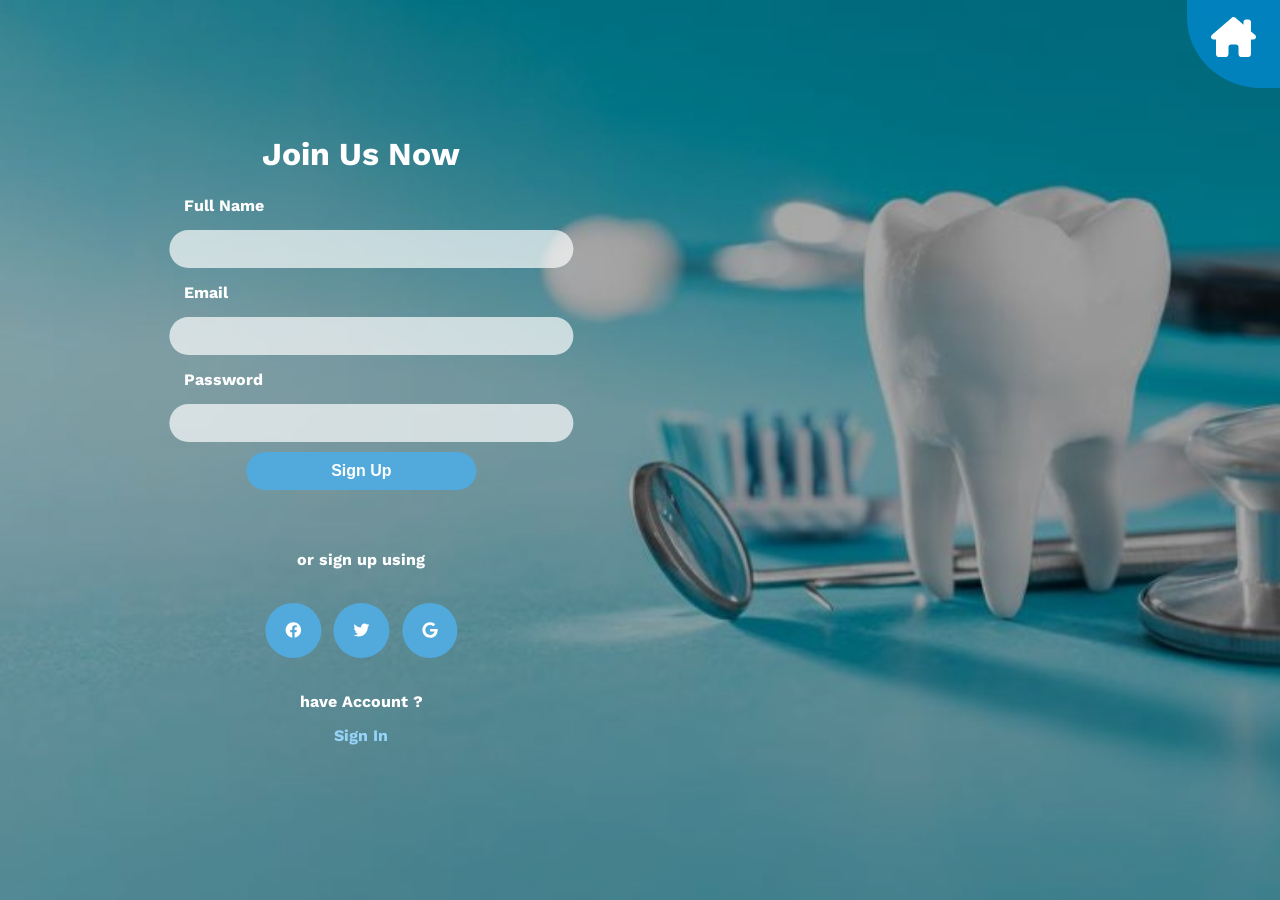
<file: sign-up.html>
<!DOCTYPE html>
<html lang="en">
<head>
    <meta charset="UTF-8">
    <meta http-equiv="X-UA-Compatible" content="IE=edge">
    <meta name="viewport" content="width=device-width, initial-scale=1.0">
    <title>Tooth Care | Sign up</title>
    <link rel="shortcut icon" type="image/ico" href="./image/favicon.ico" />
    <link rel="stylesheet" href="https://unpkg.com/aos@next/dist/aos.css" />
    <link rel="stylesheet" href="./css/all.min.css">
    <link rel="stylesheet" href="./css/sign-in.css">
    <link rel="preconnect" href="https://fonts.googleapis.com">
<link rel="preconnect" href="https://fonts.gstatic.com" crossorigin>
<link href="https://fonts.googleapis.com/css2?family=Cairo:wght@700&family=Jomhuria&family=Open+Sans:ital,wght@0,400;0,700;1,300&family=Poppins:wght@200;400;600;800&family=Raleway:wght@300&family=Roboto:ital,wght@0,300;0,400;0,700;1,400&family=Work+Sans:wght@200;300;400;500;600;700&display=swap" rel="stylesheet">
</head>
<body>
    <section class="first-section">
    <div class="overlay"></div>
    <div class="first-section__floating-icon">
       <a href="./index.html"> <i class="fa-solid fa-house-chimney"></i></a>
    </div>
   <div class="first-section__container">
    <h1 class="first-section__heading">Join Us Now</h1>
        <form class="first-section__form">
          <label class="first-section__label" for="username">Full Name</label>
          <input class="first-section__input" type="text" maxlength="15" minlength="10" required >
          <label class="first-section__label"  for="email">Email</label>
          <input  class="first-section__input" type="email">
          <label class="first-section__label" for="password">Password</label>
          <input  class="first-section__input" type="password" maxlength="15" minlength="10" required>
          <input  class="first-section__submit first-section__submit--padding" type="submit" value="Sign Up">
        </form>
       <p class="first-sectoin__text">or sign up using</p>
       <div class="icon-container">
        <div class="icon-container__icon"><a class="first-section__link"  href="#"><i class="fa-brands fa-facebook"></i> </a></div>
        <div class="icon-container__icon"><a class="first-section__link"  href="#"><i class="fa-brands fa-twitter"></i> </a></div>
        <div class="icon-container__icon "><a class="first-section__link" href="#"><i class="fa-brands fa-google"></i> </a></div>
       </div>
       <div class="first-section__signup">
        <p class="first-sectoin__text-two" >have Account ?</p>
        <a class="first-section__link" href="./sign-in.html">Sign In</a>
       </div>
       </div>
    </section>
    <script src="./js/all.min.js"></script>
</body>
</html>
</file>
<file: css/home.css>
::selection {
    color: #00b9d6;
}
* {
    padding: 0;
    scroll-behavior: smooth;
    margin: 0;
}
body {
    font-family: 'Cairo', sans-serif;
font-family: 'Jomhuria', cursive;
font-family: 'Open Sans', sans-serif;
font-family: 'Poppins', sans-serif;
font-family: 'Raleway', sans-serif;
font-family: 'Roboto', sans-serif;
font-family: 'Work Sans', sans-serif;
}
.return-index{
    position: fixed;
    top: 92%;
    right: 1.5rem;
    font-size: 2.5rem;
    z-index: 1000;
}
.return-index a{
    color: #048c9e;
    padding: 1rem;
}
body {
    background-color: #ebebeb;
    margin: 0;
    padding: 0;
}
.main-nav {
    background: #f8f8f8;
}
.main-nav__container {
    width: 75%;
    margin: auto;
    display: flex;
    justify-content: space-between;
    align-items: center;
    padding: 1% 0;
}
.main-nav__item {
    display: flex;
    width: 13%;
    justify-content: space-around;
    align-items: center;
}
.main-nav__icon {
    color: #00b9d6;
    font-size: 2rem;
    padding-right: 5%;
}
.text-color__one,
.text-color {
    font-size: 0.8rem;
    color: #827e7e;
}
.text-color__one {
    color: #00b9d6;
    font-weight: 600;

}
.second-nav {
    background: white;
    position: sticky;
    top: 0;
    z-index: 1000;
}
.second-nav .main-nav__container {
    padding: 0;
}
.second-nav__list {
    list-style: none;
    width: 71%;
    display: flex;
    justify-content: space-between
}
.second-nav__list .second-nav__link--coloor {
    color: #00b9d6;
}
.second-nav__item{
    padding: 15px 5px;
    position: relative;
    font-weight: 600;
}
.second-nav__link {
    text-decoration: none;
    color: #827e7e;
    transition: 0.5s;
}
.second-nav__button {
    width: 35%;
    border: none;
    background: #00b9d6;
    height: 49px;
    line-height: 50px;
    font-size: 0.8rem;
    text-align: center;

}
.second-nav__button :hover{
    background: white;
    height: 100%;
    box-shadow:0px 0px 1px 2px inset #00b9d6;;

}
.second-nav__button:hover > .second-nav__link--color  {
    color: #00b9d6;
}
.second-nav__link--color {
    color: white;
    font-size: 1rem;
    font-weight: bold;
    display: block;
    width: 100%;
    height: 100%;
}
.second-nav__link-coloor {
    color: #00b9d6;
}
.second-nav__item:hover > .second-nav__link {
    color :#00b9d6;
} 
.second-nav__item .progress {
    position: absolute;
    width: 0%;
    height: 3px;
    bottom: -2%;
    left: 0;
    background: #00b9d6;
    transition: 0.3s;
    border-radius: 1px;
}
.second-nav__item:hover > .progress{
    width: 100%;
}
.second-nav__second-logo p {
    padding-left: 5px;
}
.second-nav__second-logo a {
    display: flex;
    justify-content: space-between;
    text-decoration: none;
    color: #05bdda;
    font-size: 2rem;
    letter-spacing: 5px;
    font-weight: bold;
}

.sectione-one {
    height: 80vh;
    margin: 0 auto 3%;
    width: 75.1%;
}
.section-one__card {
    position: relative;
}
.section-one__card img {
    width: 100%;
    height: 100%;
}
.nested-container {
    width: 100%;
    position: absolute;
    top: 0;
    left: 0;
    padding: 40px;
    height: 100%;
    display: flex;
    justify-content: center;
    align-items: flex-start;
    flex-direction: column;
}
.section-one__overlay {
    width: 100%;
    position: absolute;
    top: 0;
    left: 0;
    background: #00000047;
    height: 100%;
}
.nested-container__content {
    position: absolute;
    top: 30%;
    left: 50%;
    transform: translate(-50% , -30%);
    width: 58%;
    background: rgb(255, 255, 255);
    border-radius: 45px;
    display: flex;
    justify-content: space-between;
    align-items: center;
    flex-direction: column;
    padding: 20px;
    font-weight: 600;
    color: #00b9d6;
    border: 1px solid  #00b9d6;
}
.content__text {
    display: flex;
    width: 40%;
    justify-content: space-between;
    align-items: center;
    font-size: 1.5rem;
    padding-bottom: 10px;
    border-bottom:4px solid #00bcd4;
    margin-bottom: 10px;
}
.text__icon {
    font-size: 3.5rem;
}
.nested-container__list {
    width: 100%;
    display: block;
    text-align: center;
    list-style: none;;
    position: relative;
}
.nested-container__link {
    display: block;
    padding: 10px;
    width: 100%;
    color: #00bcd4;
    text-decoration: none;
    border-radius: 25px;
    transition: 0.5s;
    font-size: 1.5rem;
}

.nested-container__link:hover {
    background: #00bcd4;
    color: white;
}

.nested-container__nested-list {
    position: absolute;
    padding: 30px 5px;
    top: 100%;
    left: 50%;
    transform: translateX(-50%);
    background: rgba(255, 255, 255, 0.691);
    list-style: none;
    width: 100%;
    border-bottom-left-radius: 15px;
    border-bottom-right-radius: 15px;
    display: flex;
    justify-content: space-around;
    flex-wrap: wrap;
    display: none;
    transition: 0.5s;
}
.nested-container__item:hover > .nested-container__nested-list {
    display: flex;
}
.nested-item {
    width: 45%;
}
.nested-container-two {
    position: absolute;
    top: 40%;
    left: 50%;
    width: 40%;
    display: flex;
    transform: translate(-50%, -40%);
    justify-content: space-around;
    align-items: center;
    flex-direction: column;
    z-index: 5;
    font-size: 3rem;
    color: white;
    font-weight: 600;
    border-radius: 25px;
    text-align: center;
    padding: 20px;
}
.nested-container__button {
    border-radius: 25px;
    outline: none;
    margin: 40px;
    color: #00b9d6;
    border: none;
    padding: 0 15px;
}
.nested-container-two a {
display: block;
text-decoration: none;
padding: 10px;
color: inherit;
font-weight: 600;
font-size: 1.3rem;
}
.nested-container__button:hover {
    background-color: #00b9d6;
    color: white;
}
.nested-item__link {
    text-decoration: none;
    display: block;
    padding: 10px;
    color: #00b9d6;
}
.nested-item__link:hover {
    color: #01889d; 
}
.section-two__main-container {
    width: 75%;
    margin:4% auto 0;
    display: flex;
    justify-content: center;
    flex-direction: column;
    align-items: center;
}
.section-two__main-container .section-five__heading {
    margin-bottom: 100px;
}
.section-two__nested-container {
    display: flex;
    justify-content: space-between;
    flex-wrap: wrap;
}
.section-two__card {
    width: calc(80% / 4);
    margin-bottom: 15%;
    background: white;
    padding: 10px;
    border-radius: 10px;
    position: relative;
    display: flex;
    justify-content: space-between;
    flex-direction: column;
    align-items: center;
}
.card-img {
    position:absolute;
    border: 10px solid #ebebeb;
    border-top-left-radius: 50%;
    border-bottom-left-radius: 50%;
    border-bottom-right-radius: 50%;
    width: 50%;
    height: 40%;
    top: -25%;
}
.section-two__card img {
    width: 100%;
    border-top-left-radius: 50%;
    border-bottom-left-radius: 50%;
    border-bottom-right-radius: 50%;
}
.card__first-text {
    color: #00b9d6;
    margin: 3% 0;
    transition: 0.2s;
}
.card__second-text {
    color: #827e7e;
    text-align: center;
    margin: 5% 0;
    transition: 0.2s;
    width: 80%;
}
.card__heding {
    margin: 35% 0 5%;
    transition: 0.2s;
    color: #827e7e;


}
.card__icons-list{
    display: flex;
    width: 80%;
    justify-content: space-between;
    margin: 5% 0;
}
.icons-list__icon {
    padding: 10px;
    background: #10b0d0;
    border-radius: 50%;
}

.icons-list__icon a  {
    color: #ebebeb;
}
.section-two__card:hover {
    background: #0DCAF2;
}
.section-two__card:hover > .card__first-text,
.section-two__card:hover > .card__second-text,
.section-two__card:hover > .card__heding  {
    color: white;
}

.section-three {
    display: flex;
    justify-content: center;
    align-items: center;
    flex-direction: column;
}
.section-three  .section-five__heading--center {
    margin-bottom: 2%;
}
.section-three  .section-five__heading--center div {
    width: 5%;  
    margin-top: 0;
}
.section-three  .section-five__heading--center p {
    font-size: 1.5rem;
}
.section-three__container {
    display: flex;
    justify-content: space-evenly;
    margin-bottom: 5%;
}
.section-three__card {
    width: calc(90% / 4);
    position: relative;
    border-radius: 5px;
    overflow: hidden;
}
.section-three__card img {
    width: 100%;
    height: 100%;
    border-radius: 5px;
    transition: 1s;

}
.section-three__nested-container {
    position: absolute;
    bottom: 0;
    background: #ffffff81;
    width: 100%;
    left: 0;
    text-align: center;
    opacity: 0;
    color: #827e7e;
    transition: 1s;
}
.section-three__nested-container  p {
    margin: 2% 0;
}
.section-three__card:hover >.section-three__nested-container {
    opacity: 1;
}
.section-three__card:hover > img {
    transform: scale(1.1);
}
.section-six {
    width: 75%;
    margin: auto;
    text-align: center;
    position: relative;
}
.section-six__heading {
    font-size: 2rem;
    color: #00bcd4;
    display: flex;
    flex-direction: column;
    align-items: center;
}
.section-six__border {
    width: 8%;
    background: #888888;
    margin: 2% 0 4%;
    border-radius: 3px;
}
.section-six__border span {
    width: 50%;
    display: block;
    padding: 4%;
    background: #00b9d6;
    border-radius: 3px;
}
.section-six__container {
    display: flex;
    justify-content: space-between;
}
.section-six__card {
    width: calc(90% / 3);
    color: #656363;
    text-align: left;
    position: relative;
    border-radius: 10px;
}
.section-six__card span {
    padding: 7px;
    position: absolute;
    top: 5%;
    right: 5%;
    background: #00b9d6;
    border-radius: 3px;
    color: white;
    font-weight: 600;
}
.section-six__card img {
    border-radius: 10px;
    width: 100%;
}
.section-six__card p ,
.section-six__card h5 {
    padding: 10px;
}
.section-six__price {
    display: flex;
    justify-content: space-between;
}
.price__marked {
    text-decoration: line-through;
}
.price__unmarked {
    color: #00bcd4;
    font-weight: 600;
}
.section-six__link {
    position:absolute;
    top: 15%;
    right: 0;
    font-size: 1.2rem;
    padding: 5px;
    font-weight: 600;
}
.section-six__link a {
    text-decoration: none;
    color: #00bcd4;
    transition: 0.5s;
}
.section-six__link a:hover {
    color: #01889d;
}

.fourth-section{
    padding: 90px 0;
}
.fourth-section__container{
    width: 75%;
    margin: auto;
}
.fourth-section__top{
   text-align: center;
    margin-bottom: 24px;
    display: flex;
    flex-direction: column;
    justify-content: center;
    align-items: center;
}
.fourth-section__top h2{
    font-size: 2rem;
    margin-bottom: 10px;
    color: #00bcd4;
    font-weight: 600;
}
.fourth-section__top div {
    width: 8%;
    background: #888888;
    margin: 2% 0 3%;
    border-radius: 3px;
}
.fourth-section__top div span {
    width: 50%;
    display: block;
    padding: 5%;
    background: #00b9d6;
    border-radius: 3px;
}
.fourth-section__top p{
    font-size: 2.4rem;
    font-weight: 500;
    margin-bottom: 48px;
    color: #888888;
}
.fourth-section__bottom{
    display: flex;
    justify-content: space-between;
}
.fourth-section__bottom__details{
        width: 32.33% ;
}
.fourth-section__bottom__review{
    background: #fff;
    padding: 20px 5px;
    position: relative;
    width: 100%;
    z-index: 0;
    border-radius: 4px;
    box-shadow: 0px 5px 12px -9px rgb(0 0 0 / 17%);
}
.fourth-section__bottom__review__icon {
    position: absolute;
    top: -25px;
    left: 30px;
    width: 45px;
    height: 45px;
    border-radius: 50%;
    background: #ebebeb;
    display: flex;
    align-items: center;
    justify-content: center;
}
.fourth-section__bottom__review__icon svg{
    font-size: 1.9rem;
    color: #00bcd4;
}
.fourth-section__bottom__review p{
   color: rgba(0, 0, 0, 0.5);
}
.fourth-section__bottom__review::after{
        position: absolute;
        bottom: -10px;
        left: 30px;
        content: '';
        width: 0;
        height: 0;
        border-style: solid;
        border-width: 10px 10px 0 10px;
        border-color: #fff transparent transparent transparent ;
}
.fourth-section__bottom__review__content{
    display: flex;
    justify-content: center;
    margin-bottom: 24px;
    margin-right: 130px;
}
.review__image img{
    width: 80px;
    height: 80px;
    position: relative;
    border-radius: 50%;
    top:30%;
    right: 2%;
}
.review__text{
    padding-top: 50px;
    padding-left: 16px;
}
.review__text h2{
    font-weight: 600;
    font-size: 1.1rem;
    margin-top: 0;
    margin-bottom: 0;
    color: #888888;
    text-transform: uppercase;
}
.review__text p{
    font-size: 0.7rem;
    text-transform: uppercase;
    color: #00bcd4;
    font-weight: 500;
    display: block;
    padding-top: 10px;
}
/* start footer */
.footer{
    color: rgba(255, 255, 255, 0.7);
    background: #233542;
  padding: 60px 10px 0px 10px;
}
.footer__container{
    width: 75%;
    margin: auto;
}
.footer__content__flex{
    display: flex;
    justify-content: space-between;
}
.footer__content{
    width: 20%;
}
.footer__content__hourflex{
    width: 35%;
}
.footer__content__hours,
.footer__content__services,
.footer__content__details {
    list-style: none;
}

.footer__content__details > ul{
    padding: 0;
    margin: 0;
    list-style-type: none;
}
.footer__content__details h5{
    margin-right: 2px;
    margin-bottom: 10px;
    margin-bottom: 10px;
    color: #fff;
    font-size: 1.3rem;
}
.footer__content__details span{
    display: block;
    border-bottom: 2px solid rgba(109, 109, 109, 0.27);
    padding-top: 15px;
    margin: 0px 0 20px 0;
}
.about-us__content{
    list-style-type: none;
    padding: 0;
    margin: 0;
}
.about-us__content li{
    list-style: none;
    font-size: 14px;
    padding: 15px 0;
    display: flex;

}
.about-us__content li a{
    text-decoration: none;
    color: rgba(255, 255, 255, 0.7);;
}
.about-us__content li svg{
    color: #00bcd4;
    margin-bottom: auto;
    margin-top: auto;
    width: 30px;
    padding-right: 8px;
    font-size: 16px;
}
.footer__social{
    margin-top: 30px;
}
.footer__social ul{
    list-style-type: none;
    padding: 0;
    margin: 0;
}
.footer__social ul li a{
    text-decoration: none;
    color: #ffffff;
    border-radius: 2px;
    display: inline-block;
    line-height: 35px;
    width: 40px;
    height: 35px;
    text-align: center;
    font-size: 24px;
    background: #00bcd4;
    transition-property: transform;
    overflow: hidden;
}
.footer__social li{
    display: inline-block;
    margin: 3px;
    padding: 5px 0;
}
.footer__content__services > ul{
    padding: 0;
    margin: 0;
    list-style-type: none;
}
.footer__content__services h5{
    margin-right: 2px;
    margin-bottom: 10px;
    margin-bottom: 10px;
    color: #fff;
    font-size: 1.3rem;
}
.footer__content__services span{
    display: block;
    border-bottom: 2px solid rgba(109, 109, 109, 0.27);
    padding-top: 15px;
    margin: 0px 0 20px 0;
}
.services__content{
    list-style-type: none;
    padding: 0;
    margin: 0;
}
.services__content li{
    list-style: none;
    font-size: 14px;
    padding: 15px 0;
    display: flex;

}
.services__content li a{
    text-decoration: none;
    color: rgba(255, 255, 255, 0.7);;
}
.services__content li svg{
    color: #00bcd4;
    margin-bottom: auto;
    margin-top: auto;
    width: 30px;
    padding-right: 8px;
    font-size: 16px;
}
.footer__content__hours > ul{
    padding: 0;
    margin: 0;
    list-style-type: none;
}
.footer__content__hours h5{
    margin-right: 2px;
    margin-bottom: 10px;
    margin-bottom: 10px;
    color: #fff;
    font-size: 1.3rem;
}
.footer__content__hours--border {
    display: block;
    border-bottom: 2px solid rgba(109, 109, 109, 0.27);
    padding-top: 15px;
    margin: 0px 0 20px 0;
}
.hours__content{
    list-style-type: none;
    padding: 0;
    margin: 0;
}
.hours__content li{
    list-style: none;
    font-size: 14px;
    padding: 15px 0;
    border-bottom: 1px solid rgba(109, 109, 109, 0.27);
    display: flex;
    justify-content: space-between;
}
.hours__content div{
    display: flex;
    align-items: center;
}
.hours__content li svg{
    color: #00bcd4;
    margin-bottom: auto;
    margin-top: auto;
    width: 30px;
    padding-right: 8px;
    font-size: 16px;
}
.services__content li a:hover{
    color: #00bcd4;
}
.about-us__content li a:hover{
    color: #00bcd4;
}

.social a:hover{
    background: #20738f ;
    color: #fff ;
    transform: translate(0px, -3px);
    transition:1s;
    padding: 0;
    opacity: 1;
    border-radius: 3px;
}
.section-five {
    margin-bottom: 5%;
}
.section-five__heading {
    width: 60%;
    display: flex;
    justify-content: center;
    flex-direction: column;
    align-items: center;
}
.section-five__heading h4 {
    margin-bottom: 1%;
    font-size: 2rem;
    font-weight: bold;
    width: 20%;
    text-align: center;
    color: #00b9d6;
}
.section-two__main-container .section-five__heading--width {
    width: 50%;
}
.section-five__heading div {
    width: 8%;
    background: #888888;
    margin: 2% 0 4%;
    border-radius: 3px;
}
.section-five__heading div span {
    width: 50%;
    display: block;
    padding: 5%;
    background: #00b9d6;
    border-radius: 3px;
}
.section-five__heading p {
    text-align: center;
    color: #656363;
}
.section-five__card-container {
    display: flex;
    justify-content: space-between;
}
.section-five__card {
    width: calc(93% /4);
    text-align: center;
    display: flex;
    justify-content: center;
    align-items: center;
    flex-direction: column;
}
.section-five__icon {
    color: #0DCAF2;
    font-size: 2.5rem;
    margin-bottom: 2%;
    transition: 1s;
    padding: 8%;
    border-radius: 50%;
}
.section-five__card:hover > .section-five__icon {
    transform: scale(1.4);
}
.section-five__card h5 {
    font-size: 1.3rem;
    color: #656363;
    margin-bottom: 3%;
}
.section-five__card p {
    color: #888888;

}
</file>
<file: css/blog.css>
* {
    margin: 0;
    padding: 0;
    box-sizing: border-box;
    list-style: none;
    text-decoration: none;
    scroll-behavior: smooth;
    font-family: 'Cairo', sans-serif;
font-family: 'Jomhuria', cursive;
font-family: 'Open Sans', sans-serif;
font-family: 'Poppins', sans-serif;
font-family: 'Raleway', sans-serif;
font-family: 'Roboto', sans-serif;
font-family: 'Work Sans', sans-serif;
}
body{
    background-color: #F8F8F8;
}
::selection {
    color: #00bcd4;
}
.main-nav {
    background: #f8f8f8;
}
.main-nav__container {
    width: 75%;
    margin: auto;
    display: flex;
    justify-content: space-between;
    align-items: center;
    padding: 1% 0;
}
.main-nav__item {
    display: flex;
    width: 13%;
    justify-content: space-around;
    align-items: center;
}
.main-nav__icon {
    color: #00b9d6;
    font-size: 2rem;
    padding-right: 5%;
}
.text-color__one,
.text-color {
    font-size: 0.8rem;
    color: #827e7e;
}
.text-color__one {
    color: #00b9d6;
    font-weight: 600;
}
.second-nav {
    background: white;
    position: sticky;
    top: 0;
    z-index: 1000;
}
.second-nav .main-nav__container {
    padding: 0;
}
.second-nav__list {
    list-style: none;
    width: 71%;
    display: flex;
    justify-content: space-between
}
.second-nav__list .second-nav__link--coloor {
    color: #00b9d6;
}
.second-nav__item{
    padding: 15px 5px;
    position: relative;
    font-weight: 600;
}
.second-nav__link {
    text-decoration: none;
    color: #827e7e;
    transition: 0.5s;
}
.second-nav__button {
    width: 35%;
    border: none;
    background: #00b9d6;
    height: 49px;
    line-height: 50px;
    font-size: 0.8rem;
    text-align: center;

}
.second-nav__button :hover{
    background: white;
    height: 100%;
    box-shadow:0px 0px 1px 2px inset #00b9d6;;

}
.second-nav__button:hover > .second-nav__link--color  {
    color: #00b9d6;
}
.second-nav__link--color {
    color: white;
    font-size: 1rem;
    font-weight: bold;
    display: block;
    width: 100%;
    height: 100%;
}
.second-nav__link-coloor {
    color: #00b9d6;
}
.second-nav__item:hover > .second-nav__link {
    color :#00b9d6;
} 
.second-nav__item .progress {
    position: absolute;
    width: 0%;
    height: 3px;
    bottom: -2%;
    left: 0;
    background: #00b9d6;
    transition: 0.3s;
    border-radius: 1px;
}
.second-nav__item:hover > .progress{
    width: 100%;
}
.second-nav__second-logo p {
    padding-left: 5px;
}
.second-nav__second-logo a {
    display: flex;
    justify-content: space-between;
    text-decoration: none;
    color: #00b9d6;
    font-size: 2rem;
    letter-spacing: 5px;
    font-weight: bold;
}
/* sections margin bottom -headers*/
.margin-bottom-large-sections{
    margin-bottom: 100px;
}
.header__margin-bottom{
    margin-bottom: 15px;
}
.margin-bottom-small-sections{
    margin-bottom: 55px;
}
/* first secion  */
.first-section__box{
    height: 80vh;
    position: relative;
    background: url("../image/wall5.jpg");
    background-size: cover;
    background-repeat: no-repeat;
    background-attachment: fixed;

}
.first-section__container{
    background-color: rgba(0, 0, 0, 0.4);
    height: 100%;
}
/* text */
.first-section__text{
    position: absolute;
    left: 50%;
    transform: translate(-50% , -50%);
    top: 50%;
    text-align: center;
    color: #fff;
    line-height: 4rem;
    font-weight: 600;
}
.first-section__top-text p{
    display: inline-block;
    padding: 0 10px 0 10px;
    font-size: 1rem;
}
.first-section__top-text p svg{
    font-size: .8rem;
    padding-left: 12px;
}
.first-section__top-text p a{
    color: #fff;
}
/* hover home */
.first-section__top-text p:hover a{
    color: #00BCD4;
}
.first-section__bottom-text p{
    font-size: 4rem;
}
/* first section end  */

/* second section */

.return-index{
    position: fixed;
    top: 92%;
    right: 5%;
    font-size: 2.5rem;
    display: block;
}
.return-index a{
    color: #00BCD4;
    padding: 10px;
}

.second-section__box{
    width: 75%;
    margin: auto;
    
}
.second-section{
    display: flex;
    justify-content: space-around;
}
.second-section__container{
    display: flex;
    justify-content: space-between;

}
/* .right-section__container > section{

}
header{
    
} */
/* left side */
.left-side__box{
    width: 70%;
    margin: auto;
}
.left-side__container{
    display: flex;
    justify-content: space-around;
    flex-wrap: wrap;
}
.left-side__cards1{
    width: 47%;
    padding-bottom: 40px;
}
/* cards */
.card1__container{
    border: .1px solid #F8F8F8;
    border-radius: 4px;
    overflow: hidden;
    background-color: #FFFFFF;
}
.card1__container--img img{
    width: 100%;
}
.container__text-top ul{
    display: flex;
    justify-content: space-between;
}
.card1__container--text{
    width: 85%;
    margin: auto;
    display: flex;
    flex-direction: column;
    justify-content: space-between;

}
.card1__container--text > div{
    padding: 25px 0 0 0;
}
.container--text-bottom p{
    padding-bottom: 40px;
    color: #848484;
    font-size: 1rem;

}
.container__text-top ul li svg{
    padding-right: 10px;
    color: #00BCD4;
}
.container__text-top ul li{
    color: #848484;
    font-size: .8rem;
}
.container__text-top ul li a{
    color: #00BCD4;
}
.container--text-middle a{
    font-size: 1.2rem;
    color: #888888;
    font-weight: 600;
}
/* hover */
.container--text-middle p:hover a{
    color: #00BCD4;
}
/* left-side__page-number */
.left-side__page-number ul{
    display: flex;
    justify-content: center;
}
.left-side__page-number--not-active a{
    color: #888888;
    padding: 10px 15px 10px 15px;
    border: 1px solid #e6e6e6;
    border-radius: 4px;
    margin-left: 5px;
    background-color: #F8F8F8;
}
.left-side__page-number--active a{
    color: #FFFFFF;
    background-color: #00BCD4;
    padding: 10px 15px 10px 15px;
    border: 1px solid #e6e6e6;
    border-radius: 4px;
    margin-left: 5px;
    
}
.left-side__page-number--not-active:hover a{
    background-color: #00BCD4;
    color: #FFFFFF;
}
/* end of left section */
.second-section__right-side{
    width: 30%;
    padding-left: 30px
}
/* search section */
.righ-tsection__search{
    margin-bottom: 50px;
}
.search-bar{
    display: flex;
    justify-content: space-between;
    border: 8px solid #F0F0F0;
    position: relative;
    border-radius: 5px;

}
.search-bar input{
    width: 100%;
    padding: 15px;
    border-radius: 5px;
    color: #c5c4c4;
    border: none;
    outline: none;
    caret-color: #00b9d6;
}
.search-bar .search{
    position: absolute;
    right: 6%;
    top: 50%;
    transform: translateY(-50%);
    color: #00BCD4;
}

/* services section */

.services__header{
    font-size: 1.2rem;
    font-weight: 600;
    color: #888888;
}
.right-section__services .services__list{
    padding-bottom: 25px;
    font-size: 1rem;
}
.right-section__services li a svg {
    color: #00BCD4;
    padding-right: 15px;
    font-size: 1rem;
} 
.services__list a {
    color: #959494;
}
.services__list--no-padding-bottom a{
    color: #959494;
}
/* blog section */
.recent-blog__header{
    font-size: 1.2rem;
    font-weight: 600;
    color: #888888;
}
.our-blog_img{
    width: 25%;
    height: 100%;
}
.our-blog_img img{
    width: 100%;
    height: 100%;
}
.our-blog1{
    display: flex;
    justify-content: space-between;
    flex-direction: row;
    align-items: center;
}
.our-blog1__header{
    font-size: 1rem;
}
.our-blog1__header a{
    color: #888888;
}
.our-blog1__header p:hover a{
    color: #00BCD4;
}

.our-blog1__text{
    width: 65%;
    font-size: .8rem;
}
.our-blog1__text > div{
    padding-bottom: 8px;
}
.our-blog1__bottom ul{
    display: flex;
    justify-content: space-between;
}
.our-blog1__bottom ul li svg{
    padding-right: 5px;
}
.our-blog1__bottom ul li a{
    color: #00BCD4;
}

/* cloud tags section */
.tag-cloud__header{
    font-size: 1.2rem;
    font-weight: 600;
    color: #888888;
}
.tag-cloud__tags ul {
    display: flex;
    flex-wrap: wrap;
    justify-content: space-around;
    font-size: .8rem;
}
.tag-cloud__tags ul li {
    padding: 10px;
    background-color: #FFFFFF;
    margin-bottom: 10px;
}
.tag-cloud__tags ul li a{
    color: #00BCD4;
}
.paragraph__header{
    font-size: 1.2rem;
    font-weight: 600;
    color: #888888;
}
.paragraph__article{
    color: #959494;
}
/* end of page */
/* start foooterr */
.footer{
    color: rgba(255, 255, 255, 0.7);
    background: #233542;
  padding: 60px 10px 0px 10px;
}
.footer__container{
    width: 75%;
    margin: auto;
}
.footer__content__flex{
    display: flex;
    justify-content: space-between;
}
.footer__content{
    width: 20%;
}
.footer__content__hourflex{
    width: 35%;
}
.footer__content__details > ul{
    padding: 0;
    margin: 0;
    list-style-type: none;
}
.footer__content__details h5{
    margin-right: 2px;
    margin-bottom: 10px;
    margin-bottom: 10px;
    color: #fff;
    font-size: 1.3rem;
}
.footer__content__details span{
    display: block;
    border-bottom: 2px solid rgba(109, 109, 109, 0.27);
    padding-top: 15px;
    margin: 0px 0 20px 0;
}
.about-us__content{
    list-style-type: none;
    padding: 0;
    margin: 0;
}
.about-us__content li{
    list-style: none;
    font-size: 14px;
    padding: 15px 0;
    display: flex;

}
.about-us__content li a{
    text-decoration: none;
    color: rgba(255, 255, 255, 0.7);;
}
.about-us__content li svg{
    color: #00bcd4;
    margin-bottom: auto;
    margin-top: auto;
    width: 30px;
    padding-right: 8px;
    font-size: 16px;
}
.footer__social{
    margin-top: 30px;
}
.footer__social ul{
    list-style-type: none;
    padding: 0;
    margin: 0;
}
.footer__social ul li a{
    text-decoration: none;
    color: #ffffff;
    border-radius: 2px;
    display: inline-block;
    line-height: 35px;
    width: 40px;
    padding: 5px 0;
    text-align: center;
    font-size: 24px;
    background: #00bcd4;
    transition-property: transform;
    overflow: hidden;
    border-radius: 5px;
}
.footer__social li{
    display: inline-block;
    margin: 3px;
    padding: 5px 0;
}
.footer__content__services > ul{
    padding: 0;
    margin: 0;
    list-style-type: none;
}
.footer__content__services h5{
    margin-right: 2px;
    margin-bottom: 10px;
    margin-bottom: 10px;
    color: #fff;
    font-size: 1.3rem;
}
.footer__content__services span{
    display: block;
    border-bottom: 2px solid rgba(109, 109, 109, 0.27);
    padding-top: 15px;
    margin: 0px 0 20px 0;
}
.services__content{
    list-style-type: none;
    padding: 0;
    margin: 0;
}
.services__content li{
    list-style: none;
    font-size: 14px;
    padding: 15px 0;
    display: flex;

}
.services__content li a{
    text-decoration: none;
    color: rgba(255, 255, 255, 0.7);;
}
.services__content li svg{
    color: #00bcd4;
    margin-bottom: auto;
    margin-top: auto;
    width: 30px;
    padding-right: 8px;
    font-size: 16px;
}
.footer__content__hours > ul{
    padding: 0;
    margin: 0;
    list-style-type: none;
}
.footer__content__hours h5{
    margin-right: 2px;
    margin-bottom: 10px;
    margin-bottom: 10px;
    color: #fff;
    font-size: 1.3rem;
}
.footer__content__hours--border {
    display: block;
    border-bottom: 2px solid rgba(109, 109, 109, 0.27);
    padding-top: 15px;
    margin: 0px 0 20px 0;
}
.hours__content{
    list-style-type: none;
    padding: 0;
    margin: 0;
}
.hours__content li{
    list-style: none;
    font-size: 14px;
    padding: 15px 0;
    border-bottom: 1px solid rgba(109, 109, 109, 0.27);
    display: flex;
    justify-content: space-between;
}
.hours__content div{
    display: flex;
    align-items: center;
}
.hours__content li svg{
    color: #00bcd4;
    margin-bottom: auto;
    margin-top: auto;
    width: 30px;
    padding-right: 8px;
    font-size: 16px;
}
.services__content li a:hover{
    color: #00bcd4;
}
.about-us__content li a:hover{
    color: #00bcd4;
}

.social a:hover{
    background: #20738f ;
    color: #fff ;
    transform: translate(0px, -3px);
    transition:1s;
    opacity: 1;
    border-radius: 3px;
}
</file>
<file: css/offers.css>
::selection {
    color: #00b9d6;
}
* {
    padding: 0;
    scroll-behavior: smooth;
    margin: 0;
}
body {
    font-family: 'Cairo', sans-serif;
font-family: 'Jomhuria', cursive;
font-family: 'Open Sans', sans-serif;
font-family: 'Poppins', sans-serif;
font-family: 'Raleway', sans-serif;
font-family: 'Roboto', sans-serif;
font-family: 'Work Sans', sans-serif;
}
.return-index{
    position: fixed;
    top: 92%;
    right: 1.5rem;
    font-size: 2.5rem;
    z-index: 1000;
}
.return-index a{
    color: #048c9e;
    padding: 1rem;
}
body {
    background-color: #ebebeb;
    margin: 0;
    padding: 0;
}
.main-nav {
    background: #f8f8f8;
}
.main-nav__container {
    width: 75%;
    margin: auto;
    display: flex;
    justify-content: space-between;
    align-items: center;
    padding: 1% 0;
}
.main-nav__item {
    display: flex;
    width: 13%;
    justify-content: space-around;
    align-items: center;
}
.main-nav__icon {
    color: #00b9d6;
    font-size: 2rem;
    padding-right: 5%;
}
.text-color__one,
.text-color {
    font-size: 0.8rem;
    color: #827e7e;
}
.text-color__one {
    color: #00b9d6;
    font-weight: 600;

}
.second-nav {
    background: white;
    position: sticky;
    top: 0;
    z-index: 1000;
}
.second-nav .main-nav__container {
    padding: 0;
}
.second-nav__list {
    list-style: none;
    width: 71%;
    display: flex;
    justify-content: space-between
}
.second-nav__list .second-nav__link--coloor {
    color: #00b9d6;
}
.second-nav__item{
    padding: 15px 5px;
    position: relative;
    font-weight: 600;
}
.second-nav__link {
    text-decoration: none;
    color: #827e7e;
    transition: 0.5s;
}
.second-nav__button {
    width: 35%;
    border: none;
    background: #00b9d6;
    height: 49px;
    line-height: 50px;
    font-size: 0.8rem;
    text-align: center;
    transition: 1s;
}
.second-nav__button :hover{
    background: white;
    height: 100%;
    box-shadow:0px 0px 1px 2px inset #00b9d6;;

}
.second-nav__button:hover > .second-nav__link--color  {
    color: #00b9d6;
}
.second-nav__link--color {
    color: white;
    font-size: 1rem;
    font-weight: bold;
    display: block;
    width: 100%;
    height: 100%;
}
.second-nav__link-coloor {
    color: #00b9d6;
}
.second-nav__item:hover > .second-nav__link {
    color :#00b9d6;
} 
.second-nav__item .progress {
    position: absolute;
    width: 0%;
    height: 3px;
    bottom: -2%;
    left: 0;
    background: #00b9d6;
    transition: 0.3s;
    border-radius: 1px;
}
.second-nav__item:hover > .progress{
    width: 100%;
}
.second-nav__second-logo p {
    padding-left: 5px;
}
.second-nav__second-logo a {
    display: flex;
    justify-content: space-between;
    text-decoration: none;
    color: #05bdda;
    font-size: 2rem;
    letter-spacing: 5px;
    font-weight: bold;
}
.section-one {
    height: 50ch;
    width: 75%;
    margin: auto;
}
.section-one__back-one {
    width: 100%;
}
.section-one__back-one img{
width: 100%;
height: 100%;
}
.section-two {
    width: 75%;
    margin: 30px auto ;
    display: flex;
    justify-content: space-between;
    flex-direction: column;
    align-items: center;
    color: #00b9d6;
}
.section-two  div {
    width: 7%;
    background: #888888;
    margin: 2% 0;
    border-radius: 3px;
}
.section-two div span {
    width: 50%;
    display: block;
    padding: 3%;
    background: #00b9d6;
    border-radius: 3px;
}
.section-three  {
    width: 75%;
    margin: 0 auto 5% auto;
}
.section-three__container {
    display: flex;
    justify-content: space-between;
}
.section-three__card {
    width: calc(80% / 3);
    position: relative;
}
.section-three__card img {
    width: 100%;
    height: 230px;
}
.card-name {
    color: #048c9e;
    margin: 5px;
}
.card-desc {
    color: #666666;
    margin: 5px;
}
.card-icons {
    margin: 5px;
    color: #00b9d6;
}
.card-text {
    margin: 5px;
    display: flex;
    width: 45%;
    font-size: 0.8rem;
    justify-content: space-between;
}
.card-text__marked {
    color: #888888;
    text-decoration: line-through;
}
.card-text__discount {
    color: green;
}
.card-unmarcked {
    margin: 5px;
    color: #048c9e;
    font-weight: 600;
    font-size: 1.1rem;
}
.card__button {
    position:absolute;
    bottom: 2%;
    right: 2%;
    padding: 5px 10px;
    border-radius: 5px;
    cursor: pointer;
    outline: none;
    border: 1px solid #00b9d6;
    color: #048c9e;
}

.card-overlay {
    position: absolute;
    width: 100%;
    height: 64%;
    background: rgba(0, 0, 0, 0.341);
    display: flex;
    justify-content: center;
    align-items: flex-end;
    display: none;
}
.apear__img {
    width: 40px;
    height: 40px;
    border-radius: 50%;
}
.apear__img img {
    width: 100%;
    height: 100%;
    border-radius: 50%;
}
.overlay__apear {
    width: 40%;
    display: flex;
    justify-content: space-around;
    align-items: center;
    padding: 10px;
    color: white;
    font-weight: 600;
}
.section-three__card:hover > .card__button {
    background: #048c9e;
    color: white;
}
.section-three__card:hover > .card-overlay {
    display: flex;
}
.offer {
    position: absolute;
    padding: 5px;
    background: #048c9e;
    color: white;
    top: 0;
    left: 0;
    font-weight: 600;
}
/* start foooterr */
.footer{
    color: rgba(255, 255, 255, 0.7);
    background: #233542;
  padding: 60px 10px 0px 10px;
}
.footer__container{
    width: 75%;
    margin: auto;
}
.footer__content__flex{
    display: flex;
    justify-content: space-between;
}
.footer__content{
    width: 20%;
}
.footer__content__hourflex{
    width: 35%;
}
.footer__content__details > ul{
    padding: 0;
    margin: 0;
    list-style-type: none;
}
.footer__content__details h5{
    margin-right: 2px;
    margin-bottom: 10px;
    margin-bottom: 10px;
    color: #fff;
    font-size: 1.3rem;
}
.footer__content__details span{
    display: block;
    border-bottom: 2px solid rgba(109, 109, 109, 0.27);
    padding-top: 15px;
    margin: 0px 0 20px 0;
}
.about-us__content{
    list-style-type: none;
    padding: 0;
    margin: 0;
}
.about-us__content li{
    list-style: none;
    font-size: 14px;
    padding: 15px 0;
    display: flex;

}
.about-us__content li a{
    text-decoration: none;
    color: rgba(255, 255, 255, 0.7);;
}
.about-us__content li svg{
    color: #00bcd4;
    margin-bottom: auto;
    margin-top: auto;
    width: 30px;
    padding-right: 8px;
    font-size: 16px;
}
.footer__social{
    margin-top: 30px;
}
.footer__social ul{
    list-style-type: none;
    padding: 0;
    margin: 0;
}
.footer__social ul li a{
    text-decoration: none;
    color: #ffffff;
    border-radius: 5px;
    display: inline-block;
    line-height: 35px;
    width: 40px;
    padding: 3px 0;
    text-align: center;
    font-size: 24px;
    background: #00bcd4;
    transition-property: transform;
    overflow: hidden;
}
.footer__social li{
    display: inline-block;
    margin: 3px;
    padding: 5px 0;
}
.footer__content__services > ul{
    padding: 0;
    margin: 0;
    list-style-type: none;
}
.footer__content__services h5{
    margin-right: 2px;
    margin-bottom: 10px;
    margin-bottom: 10px;
    color: #fff;
    font-size: 1.3rem;
}
.footer__content__services span{
    display: block;
    border-bottom: 2px solid rgba(109, 109, 109, 0.27);
    padding-top: 15px;
    margin: 0px 0 20px 0;
}
.services__content{
    list-style-type: none;
    padding: 0;
    margin: 0;
}
.services__content li{
    list-style: none;
    font-size: 14px;
    padding: 15px 0;
    display: flex;

}
.services__content li a{
    text-decoration: none;
    color: rgba(255, 255, 255, 0.7);;
}
.services__content li svg{
    color: #00bcd4;
    margin-bottom: auto;
    margin-top: auto;
    width: 30px;
    padding-right: 8px;
    font-size: 16px;
}
.footer__content__hours > ul{
    padding: 0;
    margin: 0;
    list-style-type: none;
}
.footer__content__hours h5{
    margin-right: 2px;
    margin-bottom: 10px;
    margin-bottom: 10px;
    color: #fff;
    font-size: 1.3rem;
}
.footer__content__hours--border {
    display: block;
    border-bottom: 2px solid rgba(109, 109, 109, 0.27);
    padding-top: 15px;
    margin: 0px 0 20px 0;
}
.hours__content{
    list-style-type: none;
    padding: 0;
    margin: 0;
}
.hours__content li{
    list-style: none;
    font-size: 14px;
    padding: 15px 0;
    border-bottom: 1px solid rgba(109, 109, 109, 0.27);
    display: flex;
    justify-content: space-between;
}
.hours__content div{
    display: flex;
    align-items: center;
}
.hours__content li svg{
    color: #00bcd4;
    margin-bottom: auto;
    margin-top: auto;
    width: 30px;
    padding-right: 8px;
    font-size: 16px;
}
.services__content li a:hover{
    color: #00bcd4;
}
.about-us__content li a:hover{
    color: #00bcd4;
}

.social a:hover{
    background: #20738f ;
    color: #fff ;
    transform: translate(0px, -3px);
    transition:1s;
    opacity: 1;
    border-radius: 3px;
}
.footer__content__hours,
.footer__content__services,
.footer__content__details {
    list-style: none;
}
</file>
<file: css/services.css>
body{
    background-color: #ebebeb;
    color: #827e7e;
    font-family: 'Cairo', sans-serif;
font-family: 'Jomhuria', cursive;
font-family: 'Open Sans', sans-serif;
font-family: 'Poppins', sans-serif;
font-family: 'Raleway', sans-serif;
font-family: 'Roboto', sans-serif;
font-family: 'Work Sans', sans-serif;
}
::selection {
    color: #00b9d6;
}
*{
    margin: 0px;
    padding: 0px;
    scroll-behavior: smooth;
}
.return-index{
    position: fixed;
    top: 92%;
    right: 1.5rem;
    font-size: 2.5rem;
    z-index: 1000;
}
.return-index a{
    color: #048c9e;
    padding: 1rem;
}
.main-nav {
    background: #f8f8f8;
}
.main-nav__container {
    width: 75%;
    margin: auto;
    display: flex;
    justify-content: space-between;
    align-items: center;
    padding: 1% 0;
}
.main-nav__item {
    display: flex;
    width: 13%;
    justify-content: space-around;
    align-items: center;
}
.main-nav__icon {
    color: #00b9d6;
    font-size: 2rem;
    padding-right: 5%;
}
.text-color__one,
.text-color {
    font-size: 0.8rem;
    color: #827e7e;
}
.text-color__one {
    color: #00b9d6;
    font-weight: 600;
}
.second-nav {
    background: white;
    position: sticky;
    top: 0;
    z-index: 1000;
}
.second-nav .main-nav__container {
    padding: 0;
}
.second-nav__list {
    list-style: none;
    width: 71%;
    display: flex;
    justify-content: space-between
}
.second-nav__list .second-nav__item .second-nav__link--coloor {
    color: #00b9d6;
}
.second-nav__item{
    padding: 15px 5px;
    font-weight: 600;
    position: relative;
}
.second-nav__link {
    text-decoration: none;
    color: #827e7e;
    transition: 0.5s;
}
.second-nav__button {
    width: 35%;
    border: none;
    background: #00b9d6;
    height: 49px;
    line-height: 50px;
    font-size: 0.8rem;
    text-align: center;

}
.second-nav__button :hover{
    background: white;
    height: 100%;
    box-shadow:0px 0px 1px 2px inset #00b9d6;;

}
.second-nav__button:hover > .second-nav__link--color  {
    color: #00b9d6;
}
.second-nav__link--color {
    color: white;
    font-size: 1rem;
    font-weight: bold;
    display: block;
    width: 100%;
    height: 100%;
}
.second-nav__link-coloor {
    color: #00b9d6;
}
.second-nav__item:hover > .second-nav__link {
    color :#00b9d6;
} 
.second-nav__item .progress {
    position: absolute;
    width: 0%;
    height: 3px;
    bottom: -2%;
    left: 0;
    background: #00b9d6;
    transition: 0.3s;
    border-radius: 1px;
}
.second-nav__item:hover > .progress{
    width: 100%;
}
.second-nav__second-logo p {
    padding-left: 5px;
}
.second-nav__second-logo a {
    display: flex;
    justify-content: space-between;
    text-decoration: none;
    color: #00b9d6;
    font-size: 2rem;
    letter-spacing: 5px;
    font-weight: bold;
}
/*  start first section */
.first-section {
    background-image: url("../image/wall4.jpg");
    background-attachment: fixed;
    margin-bottom: 10rem;
    height: 80vh;
    background-size: cover;
    position: relative;
}
.first-section__countainer {
    width: 50%;
    display: flex;
    justify-content: center;
    align-items: center;
    flex-direction: column;
    position: absolute;
    top: 50%;
    left: 50%;
    transform: translate(-50%,-50%);
}
.first-section__list {
    display: flex;
    justify-content: space-between;
    list-style: none;
    margin-bottom: 10px;
    color: white;
    font-weight: 600;
}
.first-section__heading {
    font-size: 4rem;
    text-align: center;
    color: white;
}
.first-section__item {
    padding: 5px;
    font-size: 1.3rem;
}
.first-section__link {
    text-decoration: none;
    color: white;
}
.first-section__item:hover > .first-section__link {
    color: #00bcd4;
}

.first-section__overlay {
    position:absolute;
    width: 100%;
    height: 100%;
    top: 0;
    left: 0;
    background: rgba(0, 0, 0, 0.461);
}
.footer__content__hours,
.footer__content__services,
.footer__content__details {
    list-style: none;
}
/* end first secttion */
/* start second section */
.second-section{
    width: 100%;
    margin-bottom: 7rem;
}
.section-five__heading {
    width: 60%;
    display: flex;
    justify-content: center;
    flex-direction: column;
    align-items: center;
    margin:0 auto 30px; 
}
.section-five__heading div {
    width: 8%;
    background: #888888;
    margin: 2% 0 4%;
    border-radius: 3px;
}
.section-five__heading div span {
    width: 50%;
    display: block;
    padding: 5%;
    background: #00b9d6;
    border-radius: 3px;
}
.section-five__heading h4 {
    margin-bottom: 1%;
    font-size: 2rem;
    font-weight: bold;
    width: 16%;
    text-align: center;
    color: #00b9d6;
}
.second-section__container{
    width: 75%;
    margin: auto;
    display: flex;
    flex-wrap: wrap;
    justify-content: space-between;
}
.second-section__card{
    width: 20%;
    padding: 0 30px 10px 10px; 
    background-color: white;
    text-align: center;
    display:flex ;
    flex-direction: column;
    align-items: center;
    margin-bottom: 25px;
    border-radius: 8px;
    position: relative;
    transition: 1s;
}
.second-section__icon{
    width: 80px;
    height: 80px;
    border-radius: 50%;
    background-color: #00bcd4;
    display: flex;
    justify-content: center;
    align-items: center;
    margin: 30px 0  20px 0;
}
.icon {
    font-size: 3rem;
    color: white;

}.second-section__text{
    color: #5e5b5b;
    font-size: 1.25rem;
    font-weight: bold;
    margin-bottom: 20px;
}
.second-section__text-two {
    margin-bottom: 15px;
}
.second-section__card:hover{
    background-color: #0DCAF2;
    color: white;
}
.second-section__card:hover >  .second-section__bieb {
    background: #00bcd4;
}
.second-section__bieb {
    transition: 1s;
    position:absolute;
    width: 2px;
    height: 30px;
    background-color: #00bcd4;
    top: 0;
    left: 46%;
    transform: translate(-45% ,0);
}
/* end second section */
 /* start third section */
.third-section{
    width: 100%;
    display: flex;
}
 /* start left section */
.third-section__left{
    width: 50%;
    background-color: #00bcd4;
    color: white;
    display: flex;
    justify-content: end;
}
.third-section___container {
    width: 80%;
    
}.third-section__form{
    margin-top: 2rem;
    margin-right: 4rem;
    margin-bottom: 2rem;
    margin-left: 2rem;
}
.third-section__row{
    display: flex;
    flex-direction: row;
    flex-wrap: wrap;
    justify-content: space-between;
    margin-top: 4rem;
}.third-section__row >div{
    width: 48%;
    margin-bottom: 3rem;

}.third-section__input{
    border: none;
    border-bottom: 1px solid #ddd;
    padding: 10px;
    margin-top: 10px;
    
    background-color: #00bcd4;
    width: 100%;
    outline: none;
    
}
.third-section__form label{
    padding:10px ;
}
.third-section__form select{
    width: 100%;
  padding-top: 20px;
  padding-left: 8px;
  padding-bottom: 10px;
  border: none;
  border-bottom: 1px solid #ddd;
  background-color:#00bcd4;
  color: #ddd;
}
 .third-section__form option{
    background-color:#ddd;
    padding-left: 0px;
    
}
input:focus{
    border: none;
    border-bottom: 1px solid #ddd;
    caret-color: white;
    color: white;

} 
 .third-section__form textarea{
    width: 100%;
    background-color: #00bcd4;
    color:white;
    border: 1px solid #ddd;
    padding: 10px;
    border-radius: 5px;
    caret-color: white;
    font-size: 1rem;
    outline: #ddd;
    overflow: auto;

}
::placeholder{
    color: #eee;
}
.third-section__button{
    width: 100%;
    background-color: white;
    padding: 18px;
    margin-top: 20px;
    border: none;
    font-size: 1rem;
    border-radius: 15px;
}
.third-section__button a{
    text-decoration: none;
    color: #00bcd4;
}
.third-section__button:focus{
    border: none;
    border-bottom: 1px solid white;
    
}
/* end left section */
/* start right section */

.right-section{
    background-color:whitesmoke;
    width: 50%;
    display: flex;
    justify-content: left;
}
.right-section__container{
    padding: 70px 30px ;
    width: 71%;
}
.right-section__heading{
    display: flex;
    flex-direction: column;
    margin-bottom: 2rem;
}
.right-section__heading h4{

    color: #00bcd4;
    margin-bottom: 10px;
}
.right-section__heading p{
    color:#747272;
    font-size: 2rem;
}
.right-section__cards {
display: flex;
flex-direction: column;
justify-content: space-between;
height: 70%;
align-items: center;
transition: 0.3s;
}
.right-section__card {
    padding: 30px 15px;
    display: flex;
    flex-direction: row;
    justify-content: space-between;
    background: white;
    align-items: center;
}
.right-section__text-container {
    width: 80%;
    transition: 0.5s;
}
.right-section__text-one {
    color: #5d5b5b;
    font-size: 1.5rem;
    font-weight: 400;
    margin-bottom: 15px;
}
.right-section__icon {
    width: 18%;
    font-size: 4rem;
    text-align: center;
    color: #00b9d6;
    transition: 0.3s;
}
.right-section__card:hover {
    background: #00b9d6;
}
.right-section__card:hover > .right-section__text-container,
.right-section__card:hover >.right-section__icon {
    color: white;
}

/* start foooterr */
.footer{
    color: rgba(255, 255, 255, 0.7);
    background: #233542;
  padding: 60px 10px 0px 10px;
}
.footer__container{
    width: 75%;
    margin: auto;
}
.footer__content__flex{
    display: flex;
    justify-content: space-between;
}
.footer__content{
    width: 20%;
}
.footer__content__hourflex{
    width: 35%;
}
.footer__content__details > ul{
    padding: 0;
    margin: 0;
    list-style-type: none;
}
.footer__content__details h5{
    margin-right: 2px;
    margin-bottom: 10px;
    margin-bottom: 10px;
    color: #fff;
    font-size: 1.3rem;
}
.footer__content__details span{
    display: block;
    border-bottom: 2px solid rgba(109, 109, 109, 0.27);
    padding-top: 15px;
    margin: 0px 0 20px 0;
}
.about-us__content{
    list-style-type: none;
    padding: 0;
    margin: 0;
}
.about-us__content li{
    list-style: none;
    font-size: 14px;
    padding: 15px 0;
    display: flex;

}
.about-us__content li a{
    text-decoration: none;
    color: rgba(255, 255, 255, 0.7);;
}
.about-us__content li svg{
    color: #00bcd4;
    margin-bottom: auto;
    margin-top: auto;
    width: 30px;
    padding-right: 8px;
    font-size: 16px;
}
.footer__social{
    margin-top: 30px;
}
.footer__social ul{
    list-style-type: none;
    padding: 0;
    margin: 0;
}
.footer__social ul li a{
    text-decoration: none;
    color: #ffffff;
    border-radius: 2px;
    display: inline-block;
    line-height: 35px;
    width: 40px;
    text-align: center;
    font-size: 24px;
    background: #00bcd4;
    transition-property: transform;
    overflow: hidden;
    padding: 6px 0;
    border-radius: 5px;
}
.footer__social li{
    display: inline-block;
    margin: 3px;
    padding: 5px 0;
}
.footer__content__services > ul{
    padding: 0;
    margin: 0;
    list-style-type: none;
}
.footer__content__services h5{
    margin-right: 2px;
    margin-bottom: 10px;
    margin-bottom: 10px;
    color: #fff;
    font-size: 1.3rem;
}
.footer__content__services span{
    display: block;
    border-bottom: 2px solid rgba(109, 109, 109, 0.27);
    padding-top: 15px;
    margin: 0px 0 20px 0;
}
.services__content{
    list-style-type: none;
    padding: 0;
    margin: 0;
}
.services__content li{
    list-style: none;
    font-size: 14px;
    padding: 15px 0;
    display: flex;

}
.services__content li a{
    text-decoration: none;
    color: rgba(255, 255, 255, 0.7);;
}
.services__content li svg{
    color: #00bcd4;
    margin-bottom: auto;
    margin-top: auto;
    width: 30px;
    padding-right: 8px;
    font-size: 16px;
}
.footer__content__hours > ul{
    padding: 0;
    margin: 0;
    list-style-type: none;
}
.footer__content__hours h5{
    margin-right: 2px;
    margin-bottom: 10px;
    margin-bottom: 10px;
    color: #fff;
    font-size: 1.3rem;
}
.footer__content__hours--border {
    display: block;
    border-bottom: 2px solid rgba(109, 109, 109, 0.27);
    padding-top: 15px;
    margin: 0px 0 20px 0;
}
.hours__content{
    list-style-type: none;
    padding: 0;
    margin: 0;
}
.hours__content li{
    list-style: none;
    font-size: 14px;
    padding: 15px 0;
    border-bottom: 1px solid rgba(109, 109, 109, 0.27);
    display: flex;
    justify-content: space-between;
}
.hours__content div{
    display: flex;
    align-items: center;
}
.hours__content li svg{
    color: #00bcd4;
    margin-bottom: auto;
    margin-top: auto;
    width: 30px;
    padding-right: 8px;
    font-size: 16px;
}
.services__content li a:hover{
    color: #00bcd4;
}
.about-us__content li a:hover{
    color: #00bcd4;
}

.social a:hover{
    background: #20738f ;
    color: #fff ;
    transform: translate(0px, -3px);
    transition:1s;
    padding: 7px 0;
    opacity: 1;
    border-radius: 3px;
}
</file>
<file: css/sign-in.css>
* { 
    margin: 0;
    padding: 0;
    color: white;
}
::selection {
    color:  rgb(82, 169, 219);
}
body {
    font-family: 'Cairo', sans-serif;
font-family: 'Jomhuria', cursive;
font-family: 'Open Sans', sans-serif;
font-family: 'Poppins', sans-serif;
font-family: 'Raleway', sans-serif;
font-family: 'Roboto', sans-serif;
font-family: 'Work Sans', sans-serif;
}
.first-section {
    height: 100vh;
    background-repeat: no-repeat;
    background-size: cover;
    background-image: url("../image/does_medicare_cover_dental_getty_creative.jpeg"); 
    position: relative;
    color: white;
}
.overlay {
    position: absolute;
    width: 100%;
    height: 100%;
    background: rgba(0, 0, 0, 0.34);
}
.first-section__container {
    width: 30%;
    border-radius:25px ;
    background: transparent;
    padding:50px ;
    height: 70%;
    position: absolute;
    top: 50%;
    left:15%;
    transform: translate(-15%, -50%);
    display: flex;
    justify-content: space-between;
    flex-direction: column;
}
.first-section__heading {
    text-align: center;
    color: white;
    font-size:2rem ;
    height: 5%;
}
.first-section__input {
 border: none;
 width:100% ;
 padding:10px;
 outline: none;
 border-radius: 25px 25px 25px 25px;
 caret-color: #0390e1;
 font-size: 1rem;
 color: #0390e1;
 background: rgba(255, 255, 255, 0.682);
}
.first-section__label {
    padding:  15px ;
}
.first-section__link {
    text-decoration: none;
    padding:15px;
    
}
.first-section__submit {
    border-radius: 25px;
    border: none;
    width: 60%;
    background-color: rgb(82, 169, 219);
    padding:10px;
    margin: 10px 0;
    align-self: center;
    cursor: pointer;
    transition: 1s;
    font-weight: bold;
    font-size: 1.3rem;
}
.icon-container {
    display: flex;
}
.first-section__form {
    height: 50%;
    display: flex;
    justify-content: space-between;
    align-items: flex-start;
    flex-direction: column;
    margin-bottom: 30px;
    font-weight: bold;

}
.first-sectoin__reset {
    margin:10px 0 ;
    align-self: flex-end;
    padding-right: 0;
}
.first-sectoin__text,
.icon-container,
.first-section__signup {
    align-self: center;
    margin: 10px 0;
    font-weight: bold;
}
.first-section__signup {
    text-align: center;
    height: 10%;
    display: flex;
    justify-content: space-between;
    align-items: center;
    flex-direction: column;

}
.icon-container {
    width: 50%;
    display: flex;
    justify-content: space-between ;
}
.icon-container__icon {
    padding: 3px 5px;
    display: flex;
    justify-content: center;
    align-items: center;
    transition: 1s;
    border-radius: 50%;
    background: rgb(82, 169, 219);
}
.first-section__submit:hover,
.icon-container__icon:hover {
    background: #0390e1;
}
.first-section__link {
    color: rgb(150, 211, 247) ;
}
.first-section__link:hover {
    color: white;
}
.first-section__floating-icon {
    font-size: 2.5rem;
    padding: 15px 24px 26px;
    right: 0;
    color: white;
    position:absolute;
    border-bottom-left-radius: 80%;
    background: #0390e1a6;
}
.first-section__submit--padding {
    margin: 10px 0;
    font-size: 1rem;
}
</file>
